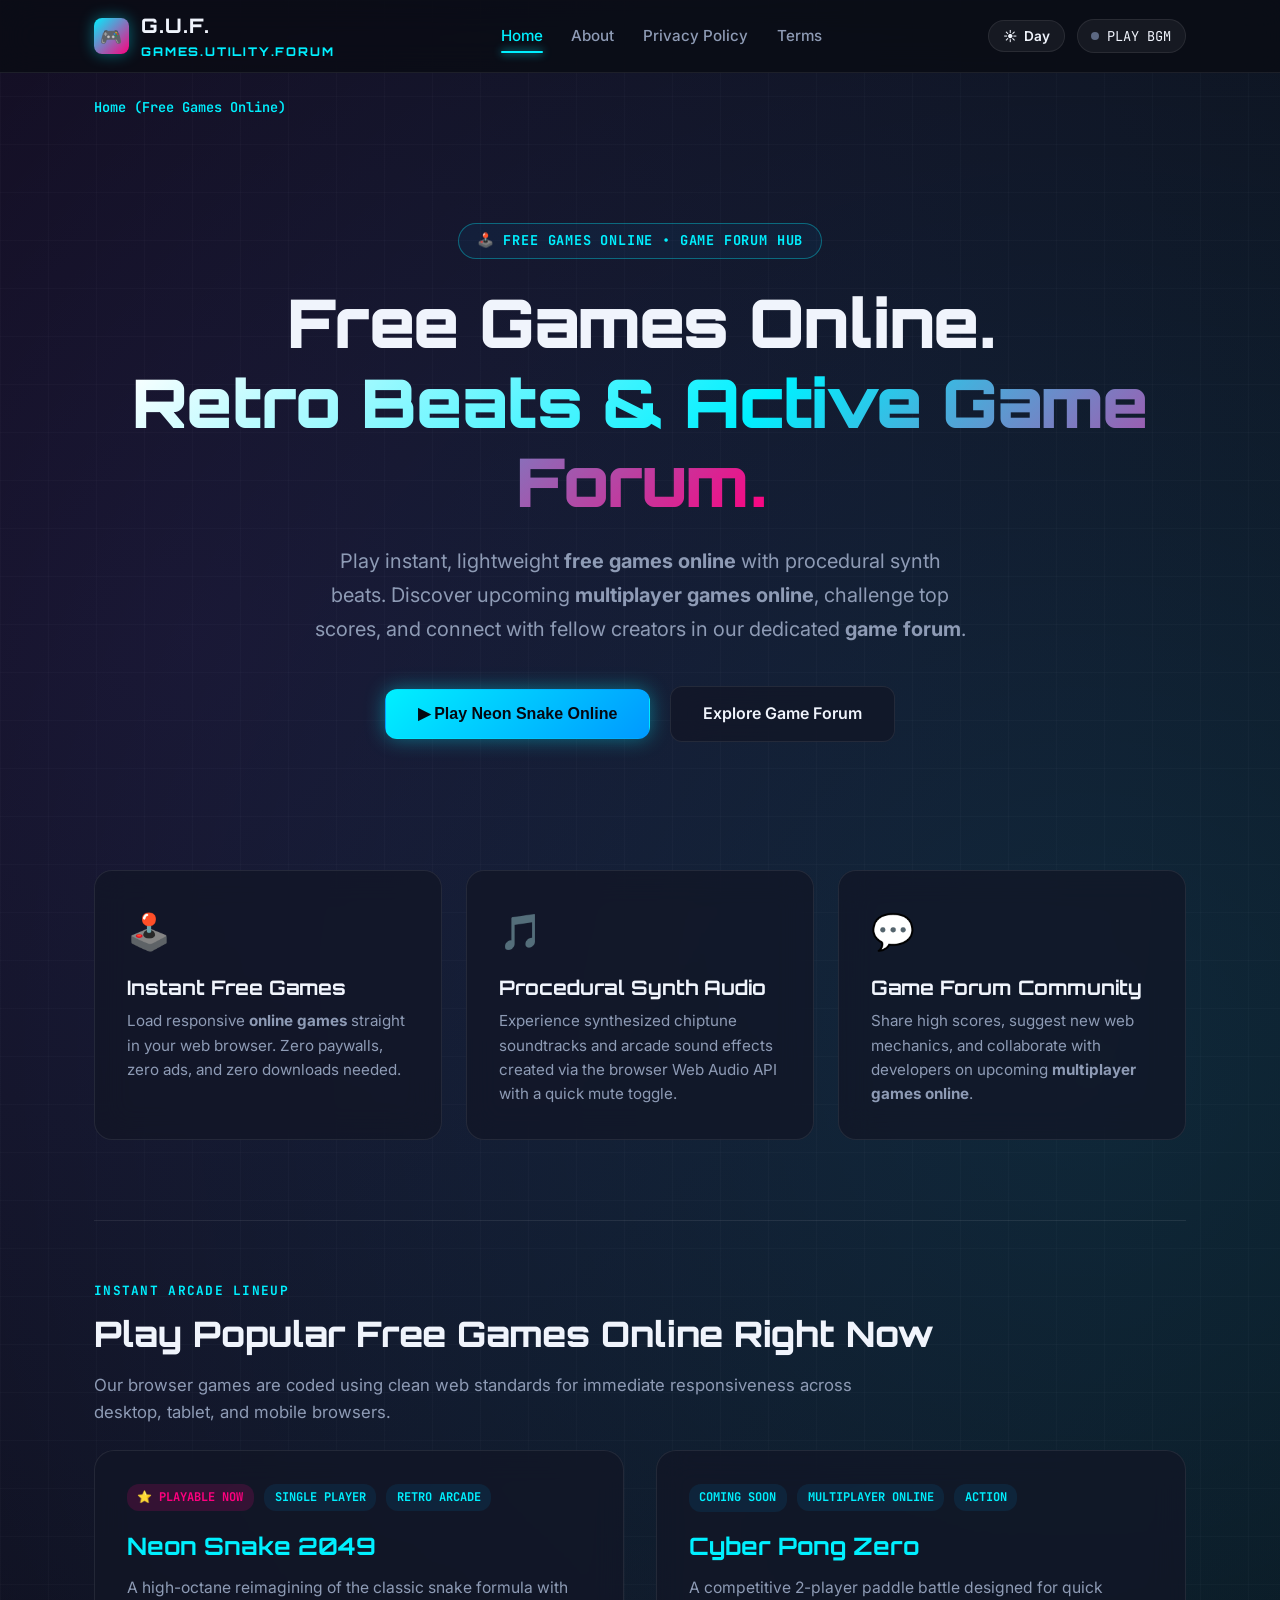
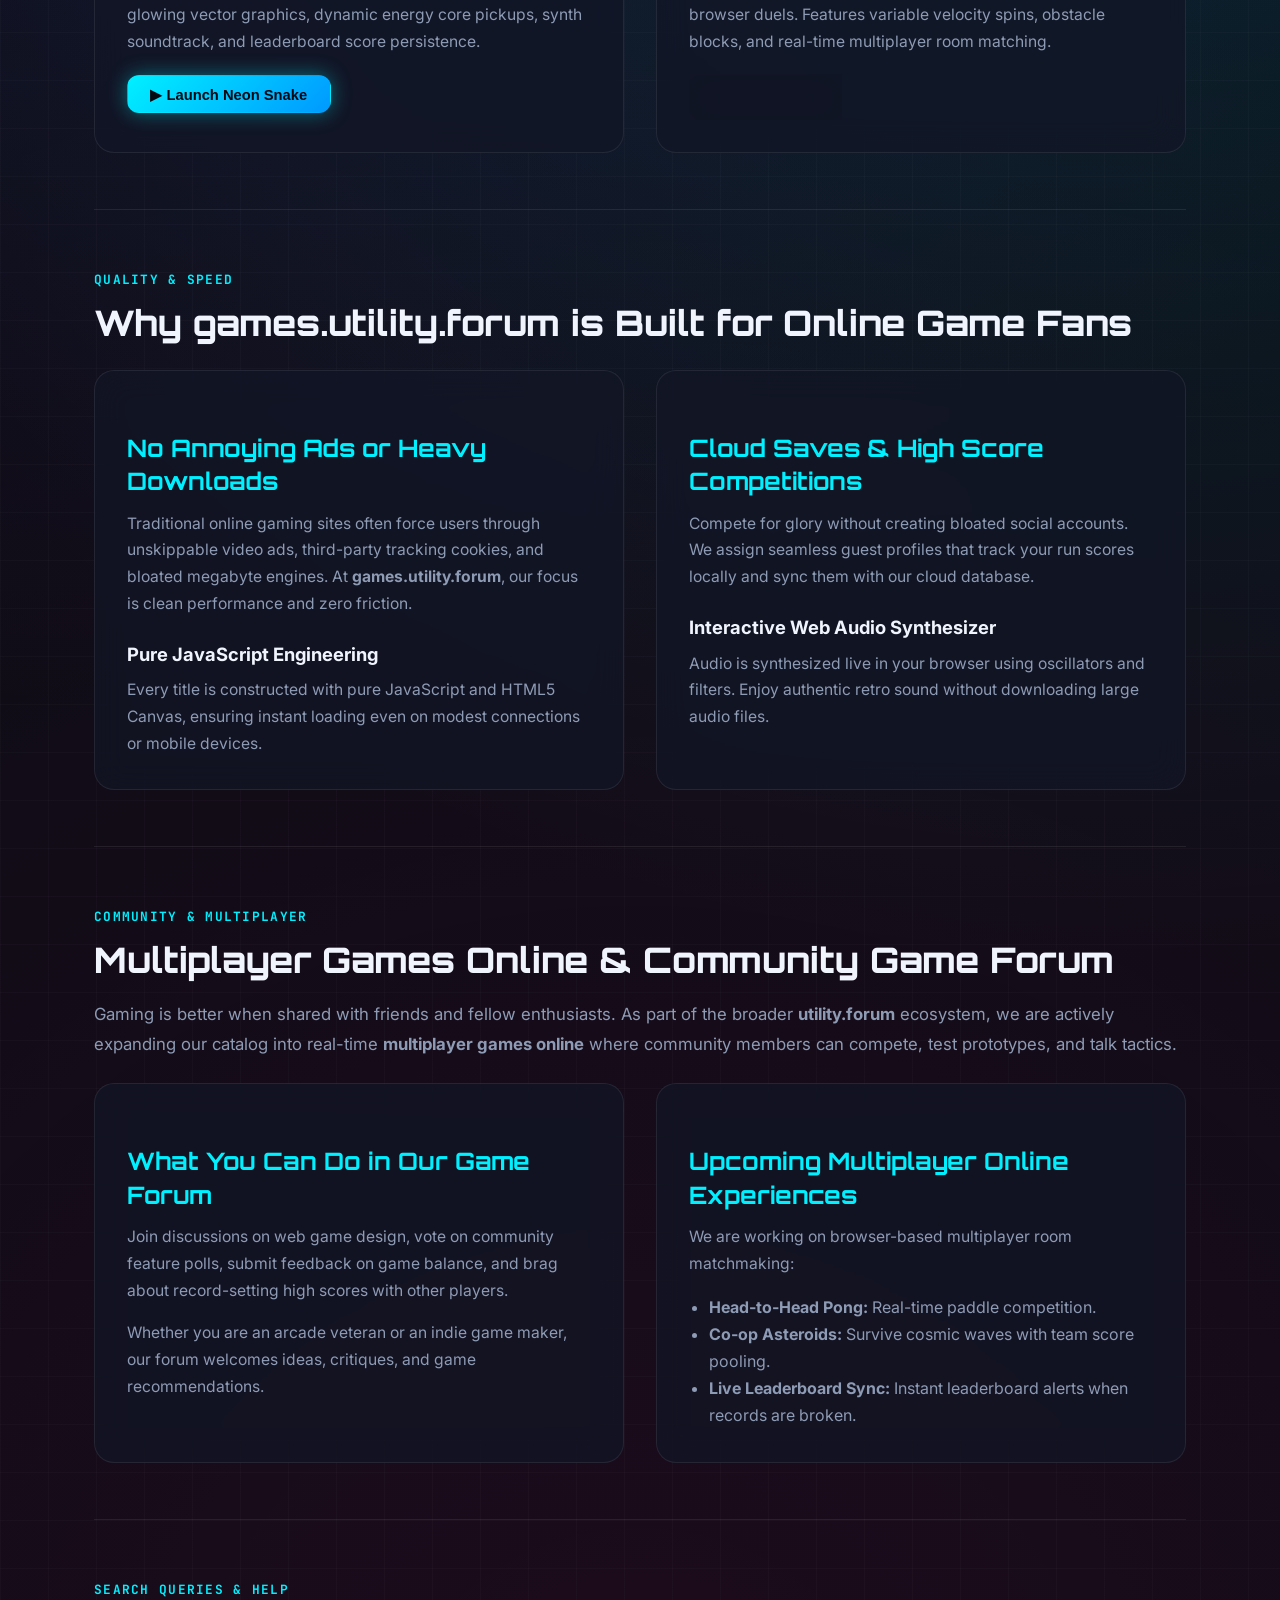
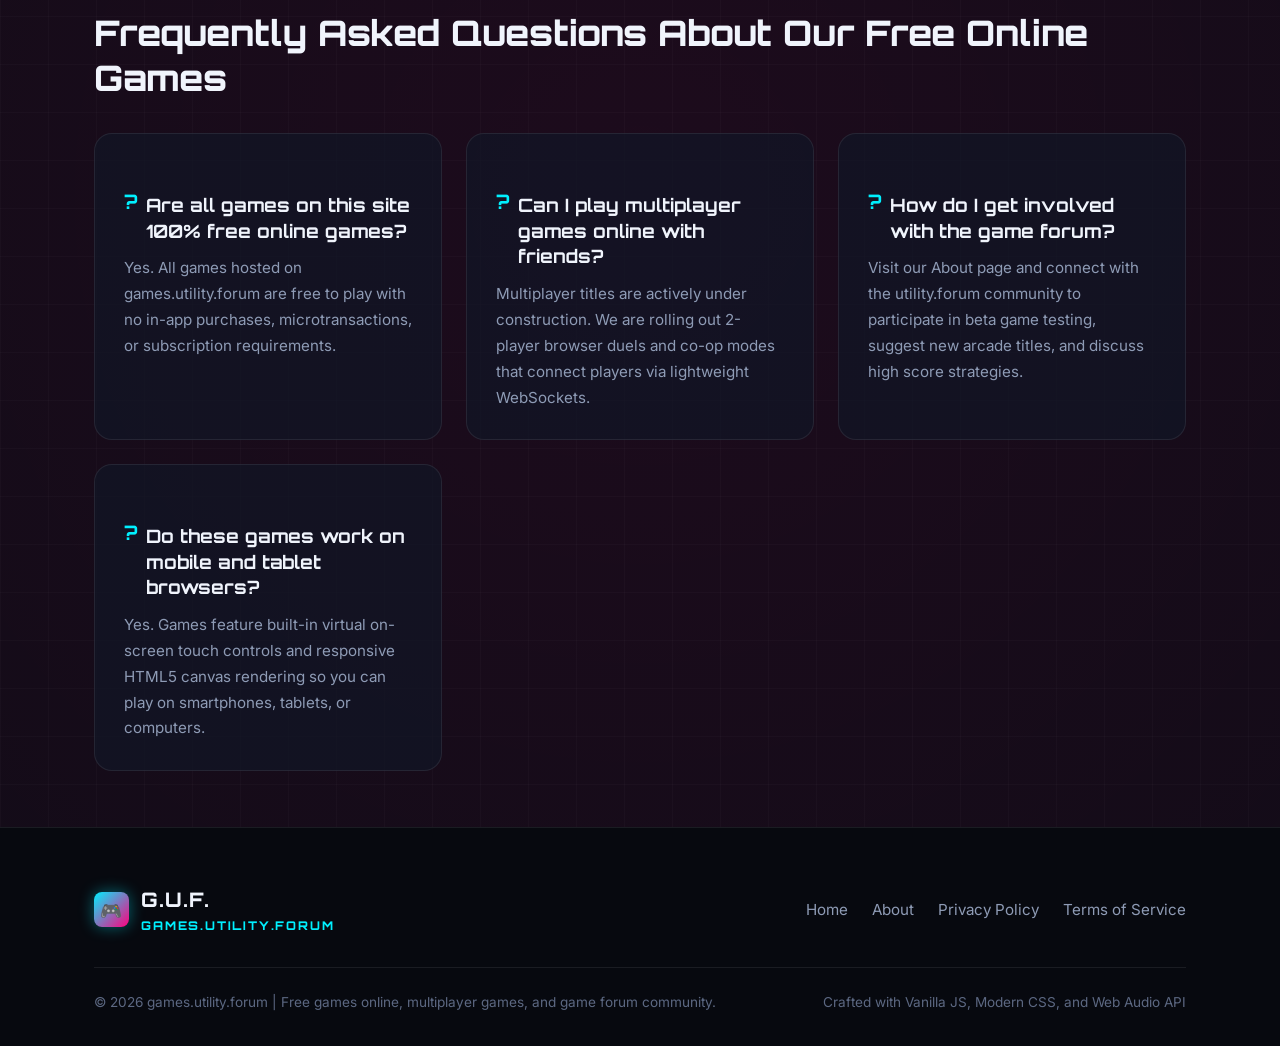
<file: index.html>
<!DOCTYPE html>
<html lang="en">
<head>
  <meta charset="UTF-8">
  <meta name="viewport" content="width=device-width, initial-scale=1.0">
  
  <!-- Primary SEO Meta Tags -->
  <title>Free Games Online | Play Browser Games & Game Forum</title>
  <meta name="title" content="Free Games Online | Play Browser Games & Game Forum">
  <meta name="description" content="Play free games online with retro music. Enjoy quick browser games, multiplayer games online, and join our indie game forum. No install required.">
  <meta name="keywords" content="free games online, multiplayer games online, online games, game forum, browser games, retro games, arcade games, web games, indie games">
  <meta name="author" content="games.utility.forum">
  <meta name="robots" content="index, follow, max-image-preview:large, max-snippet:-1, max-video-preview:-1">
  <link rel="canonical" href="https://games.utility.forum/">

  <!-- Open Graph / Facebook -->
  <meta property="og:type" content="website">
  <meta property="og:url" content="https://games.utility.forum/">
  <meta property="og:site_name" content="games.utility.forum">
  <meta property="og:title" content="Free Games Online | Play Browser Games & Game Forum">
  <meta property="og:description" content="Play free games online with retro music. Enjoy quick browser games, multiplayer games online, and join our indie game forum. No install required.">
  <meta property="og:locale" content="en_US">

  <!-- Twitter Card -->
  <meta name="twitter:card" content="summary_large_image">
  <meta name="twitter:url" content="https://games.utility.forum/">
  <meta name="twitter:title" content="Free Games Online | Play Browser Games & Game Forum">
  <meta name="twitter:description" content="Play free games online with retro music. Enjoy quick browser games, multiplayer games online, and join our indie game forum. No install required.">

  <!-- Performance & Fonts -->
  <link rel="preconnect" href="https://fonts.googleapis.com">
  <link rel="preconnect" href="https://fonts.gstatic.com" crossorigin>
  <link href="https://fonts.googleapis.com/css2?family=Inter:wght@400;500;600;700&family=Orbitron:wght@600;800;900&family=JetBrains+Mono:wght@500;700&display=swap" rel="stylesheet">
  <link rel="stylesheet" href="css/style.css">

  <!-- Schema.org Structured Data (WebSite, CommunityForum & FAQPage) -->
  <script type="application/ld+json">
  {
    "@context": "https://schema.org",
    "@graph": [
      {
        "@type": "WebSite",
        "@id": "https://games.utility.forum/#website",
        "url": "https://games.utility.forum/",
        "name": "games.utility.forum",
        "description": "Free games online portal featuring retro music, upcoming multiplayer games online, and community game forum discussions.",
        "inLanguage": "en-US"
      },
      {
        "@type": "FAQPage",
        "@id": "https://games.utility.forum/#faq",
        "mainEntity": [
          {
            "@type": "Question",
            "name": "Are all games on games.utility.forum 100% free online games?",
            "acceptedAnswer": {
              "@type": "Answer",
              "text": "Yes, every game hosted on games.utility.forum is completely free to play directly inside modern desktop and mobile web browsers without paywalls or required downloads."
            }
          },
          {
            "@type": "Question",
            "name": "Will there be multiplayer games online available?",
            "acceptedAnswer": {
              "@type": "Answer",
              "text": "Yes, real-time 2-player and co-op multiplayer games online such as Cyber Pong and arena challenges are currently in active development for the portal."
            }
          },
          {
            "@type": "Question",
            "name": "What is the game forum on utility.forum used for?",
            "acceptedAnswer": {
              "@type": "Answer",
              "text": "The game forum connects indie game creators and players to discuss high scores, share browser game development tips, suggest game mechanics, and test new releases."
            }
          },
          {
            "@type": "Question",
            "name": "Do I need to create an account to save high scores?",
            "acceptedAnswer": {
              "@type": "Answer",
              "text": "No account creation is required. Scores and progression are automatically preserved through anonymous local player profiles and cloud database synchronization."
            }
          }
        ]
      }
    ]
  }
  </script>
</head>
<body>

  <!-- Site Navigation Header -->
  <header class="site-header">
    <div class="container nav-container">
      <a href="index.html" class="brand-logo" id="homeBrandLink">
        <div class="brand-icon">🎮</div>
        <div>
          <span>G.U.F.</span>
          <span class="brand-subdomain">games.utility.forum</span>
        </div>
      </a>

      <nav aria-label="Main Navigation">
        <ul class="nav-links">
          <li><a href="index.html" class="nav-link active">Home</a></li>
          <li><a href="about.html" class="nav-link">About</a></li>
          <li><a href="privacy.html" class="nav-link">Privacy Policy</a></li>
          <li><a href="terms.html" class="nav-link">Terms</a></li>
        </ul>
      </nav>

      <div class="header-actions">
        <!-- Day / Night Theme Switcher -->
        <button id="themeToggleBtn" class="theme-toggle-btn" title="Toggle Day or Night Mode">
          <span id="themeStatusIcon">☀️</span>
          <span id="themeStatusText">Day</span>
        </button>

        <!-- Synth Audio HUD -->
        <button id="audioToggleBtn" class="audio-hud-btn" title="Toggle Synth Music">
          <span class="audio-pulse"></span>
          <span id="audioStatusText">PLAY BGM</span>
        </button>

        <!-- Mobile Menu Toggle -->
        <button class="btn-mobile-toggle" aria-label="Toggle navigation menu">☰</button>
      </div>
    </div>
  </header>

  <!-- Semantic Breadcrumbs for On-Page SEO -->
  <div class="container">
    <nav class="breadcrumbs" aria-label="Breadcrumbs">
      <ol>
        <li aria-current="page">Home (Free Games Online)</li>
      </ol>
    </nav>
  </div>

  <main id="mainContent">
    <!-- Hero Section with Primary H1 Search Target -->
    <section class="hero" aria-labelledby="primaryHeading">
      <div class="container">
        <div class="hero-badge">🕹️ FREE GAMES ONLINE • GAME FORUM HUB</div>
        <h1 id="primaryHeading" class="hero-title">
          Free Games Online.<br>
          <span class="gradient-text">Retro Beats & Active Game Forum.</span>
        </h1>
        <p class="hero-desc">
          Play instant, lightweight <strong>free games online</strong> with procedural synth beats. Discover upcoming <strong>multiplayer games online</strong>, challenge top scores, and connect with fellow creators in our dedicated <strong>game forum</strong>.
        </p>
        <div class="hero-cta">
          <button class="btn btn-primary" data-play-game="games/neon-snake/index.html" data-game-title="Neon Snake 2049">
            ▶ Play Neon Snake Online
          </button>
          <a href="about.html" class="btn btn-secondary">Explore Game Forum</a>
        </div>
      </div>
    </section>

    <!-- Core Value Feature Cards -->
    <div class="container">
      <section class="simple-features" aria-label="Platform Highlights">
        <div class="feature-box">
          <div class="feature-box-icon">🕹️</div>
          <h2 class="feature-box-title" style="margin-top:0;">Instant Free Games</h2>
          <p class="feature-box-desc">
            Load responsive <strong>online games</strong> straight in your web browser. Zero paywalls, zero ads, and zero downloads needed.
          </p>
        </div>

        <div class="feature-box">
          <div class="feature-box-icon">🎵</div>
          <h2 class="feature-box-title" style="margin-top:0;">Procedural Synth Audio</h2>
          <p class="feature-box-desc">
            Experience synthesized chiptune soundtracks and arcade sound effects created via the browser Web Audio API with a quick mute toggle.
          </p>
        </div>

        <div class="feature-box">
          <div class="feature-box-icon">💬</div>
          <h2 class="feature-box-title" style="margin-top:0;">Game Forum Community</h2>
          <p class="feature-box-desc">
            Share high scores, suggest new web mechanics, and collaborate with developers on upcoming <strong>multiplayer games online</strong>.
          </p>
        </div>
      </section>

      <!-- Section 1: Playable Free Online Games Showcase -->
      <section class="seo-section" aria-labelledby="headingGamesCatalog">
        <span class="section-tag">Instant Arcade Lineup</span>
        <h2 id="headingGamesCatalog" style="margin-top:0;">Play Popular Free Games Online Right Now</h2>
        <p style="color:var(--text-muted); font-size:1.05rem; max-width:760px; margin-bottom:1.5rem;">
          Our browser games are coded using clean web standards for immediate responsiveness across desktop, tablet, and mobile browsers.
        </p>

        <div class="seo-grid-2">
          <!-- Game Highlight 1 -->
          <article class="seo-card">
            <span class="badge-pill hot">⭐ PLAYABLE NOW</span>
            <span class="badge-pill">SINGLE PLAYER</span>
            <span class="badge-pill">RETRO ARCADE</span>
            <h3 style="margin-top:0.75rem;">Neon Snake 2049</h3>
            <p>
              A high-octane reimagining of the classic snake formula with glowing vector graphics, dynamic energy core pickups, synth soundtrack, and leaderboard score persistence.
            </p>
            <div style="margin-top:1.25rem;">
              <button class="btn btn-primary" style="padding:0.6rem 1.4rem; font-size:0.92rem;" data-play-game="games/neon-snake/index.html" data-game-title="Neon Snake 2049">
                ▶ Launch Neon Snake
              </button>
            </div>
          </article>

          <!-- Game Highlight 2 -->
          <article class="seo-card">
            <span class="badge-pill">COMING SOON</span>
            <span class="badge-pill">MULTIPLAYER ONLINE</span>
            <span class="badge-pill">ACTION</span>
            <h3 style="margin-top:0.75rem;">Cyber Pong Zero</h3>
            <p>
              A competitive 2-player paddle battle designed for quick browser duels. Features variable velocity spins, obstacle blocks, and real-time multiplayer room matching.
            </p>
            <div style="margin-top:1.25rem;">
              <a href="about.html#roadmap" class="btn btn-secondary" style="padding:0.6rem 1.4rem; font-size:0.92rem;">
                View Roadmap
              </a>
            </div>
          </article>
        </div>
      </section>

      <!-- Section 2: Why Play Online Games on games.utility.forum -->
      <section class="seo-section" aria-labelledby="headingWhyUs">
        <span class="section-tag">Quality & Speed</span>
        <h2 id="headingWhyUs" style="margin-top:0;">Why games.utility.forum is Built for Online Game Fans</h2>
        
        <div class="seo-grid-2">
          <div class="seo-card">
            <h3>No Annoying Ads or Heavy Downloads</h3>
            <p>
              Traditional online gaming sites often force users through unskippable video ads, third-party tracking cookies, and bloated megabyte engines. At <strong>games.utility.forum</strong>, our focus is clean performance and zero friction.
            </p>
            <h4>Pure JavaScript Engineering</h4>
            <p>
              Every title is constructed with pure JavaScript and HTML5 Canvas, ensuring instant loading even on modest connections or mobile devices.
            </p>
          </div>

          <div class="seo-card">
            <h3>Cloud Saves & High Score Competitions</h3>
            <p>
              Compete for glory without creating bloated social accounts. We assign seamless guest profiles that track your run scores locally and sync them with our cloud database.
            </p>
            <h4>Interactive Web Audio Synthesizer</h4>
            <p>
              Audio is synthesized live in your browser using oscillators and filters. Enjoy authentic retro sound without downloading large audio files.
            </p>
          </div>
        </div>
      </section>

      <!-- Section 3: Multiplayer Games Online & Game Forum Integration -->
      <section class="seo-section" aria-labelledby="headingCommunity">
        <span class="section-tag">Community & Multiplayer</span>
        <h2 id="headingCommunity" style="margin-top:0;">Multiplayer Games Online & Community Game Forum</h2>
        <p style="color:var(--text-muted); font-size:1.05rem; line-height:1.8; margin-bottom:1.25rem;">
          Gaming is better when shared with friends and fellow enthusiasts. As part of the broader <strong>utility.forum</strong> ecosystem, we are actively expanding our catalog into real-time <strong>multiplayer games online</strong> where community members can compete, test prototypes, and talk tactics.
        </p>

        <div class="seo-grid-2">
          <div class="seo-card">
            <h3>What You Can Do in Our Game Forum</h3>
            <p>
              Join discussions on web game design, vote on community feature polls, submit feedback on game balance, and brag about record-setting high scores with other players.
            </p>
            <p>
              Whether you are an arcade veteran or an indie game maker, our forum welcomes ideas, critiques, and game recommendations.
            </p>
          </div>

          <div class="seo-card">
            <h3>Upcoming Multiplayer Online Experiences</h3>
            <p>
              We are working on browser-based multiplayer room matchmaking:
            </p>
            <ul style="color:var(--text-muted); margin-left:1.25rem; line-height:1.7;">
              <li><strong>Head-to-Head Pong:</strong> Real-time paddle competition.</li>
              <li><strong>Co-op Asteroids:</strong> Survive cosmic waves with team score pooling.</li>
              <li><strong>Live Leaderboard Sync:</strong> Instant leaderboard alerts when records are broken.</li>
            </ul>
          </div>
        </div>
      </section>

      <!-- Section 4: Frequently Asked Questions (FAQ) with Schema Backing -->
      <section class="seo-section" aria-labelledby="headingFaq">
        <span class="section-tag">Search Queries & Help</span>
        <h2 id="headingFaq" style="margin-top:0;">Frequently Asked Questions About Our Free Online Games</h2>

        <div class="faq-grid">
          <div class="faq-card">
            <h3 class="faq-q">
              <span class="faq-q-icon">?</span>
              Are all games on this site 100% free online games?
            </h3>
            <p class="faq-a">
              Yes. All games hosted on games.utility.forum are free to play with no in-app purchases, microtransactions, or subscription requirements.
            </p>
          </div>

          <div class="faq-card">
            <h3 class="faq-q">
              <span class="faq-q-icon">?</span>
              Can I play multiplayer games online with friends?
            </h3>
            <p class="faq-a">
              Multiplayer titles are actively under construction. We are rolling out 2-player browser duels and co-op modes that connect players via lightweight WebSockets.
            </p>
          </div>

          <div class="faq-card">
            <h3 class="faq-q">
              <span class="faq-q-icon">?</span>
              How do I get involved with the game forum?
            </h3>
            <p class="faq-a">
              Visit our About page and connect with the utility.forum community to participate in beta game testing, suggest new arcade titles, and discuss high score strategies.
            </p>
          </div>

          <div class="faq-card">
            <h3 class="faq-q">
              <span class="faq-q-icon">?</span>
              Do these games work on mobile and tablet browsers?
            </h3>
            <p class="faq-a">
              Yes. Games feature built-in virtual on-screen touch controls and responsive HTML5 canvas rendering so you can play on smartphones, tablets, or computers.
            </p>
          </div>
        </div>
      </section>
    </div>
  </main>

  <!-- Interactive Game Modal (for quick play) -->
  <div id="gameModal" class="modal-overlay" role="dialog" aria-modal="true" aria-labelledby="modalGameTitle">
    <div class="modal-box">
      <div class="modal-header">
        <h2 id="modalGameTitle" class="modal-title" style="margin:0; font-size:1.25rem;">Game Arena</h2>
        <button id="closeModalBtn" class="modal-close" aria-label="Close game modal">✕</button>
      </div>
      <div class="modal-iframe-container">
        <iframe id="gameIframe" title="Interactive Game Player" src="about:blank"></iframe>
      </div>
    </div>
  </div>

  <!-- Site Footer -->
  <footer class="site-footer">
    <div class="container">
      <div class="footer-simple">
        <div class="brand-logo">
          <div class="brand-icon">🎮</div>
          <div>
            <span>G.U.F.</span>
            <span class="brand-subdomain">games.utility.forum</span>
          </div>
        </div>

        <ul class="footer-nav">
          <li><a href="index.html">Home</a></li>
          <li><a href="about.html">About</a></li>
          <li><a href="privacy.html">Privacy Policy</a></li>
          <li><a href="terms.html">Terms of Service</a></li>
        </ul>
      </div>

      <div class="footer-bottom">
        <div>© 2026 games.utility.forum | Free games online, multiplayer games, and game forum community.</div>
        <div>Crafted with Vanilla JS, Modern CSS, and Web Audio API</div>
      </div>
    </div>
  </footer>

  <!-- Scripts -->
  <script src="js/audio.js"></script>
  <script src="js/supabase-client.js"></script>
  <script src="js/main.js"></script>
</body>
</html>
</file>
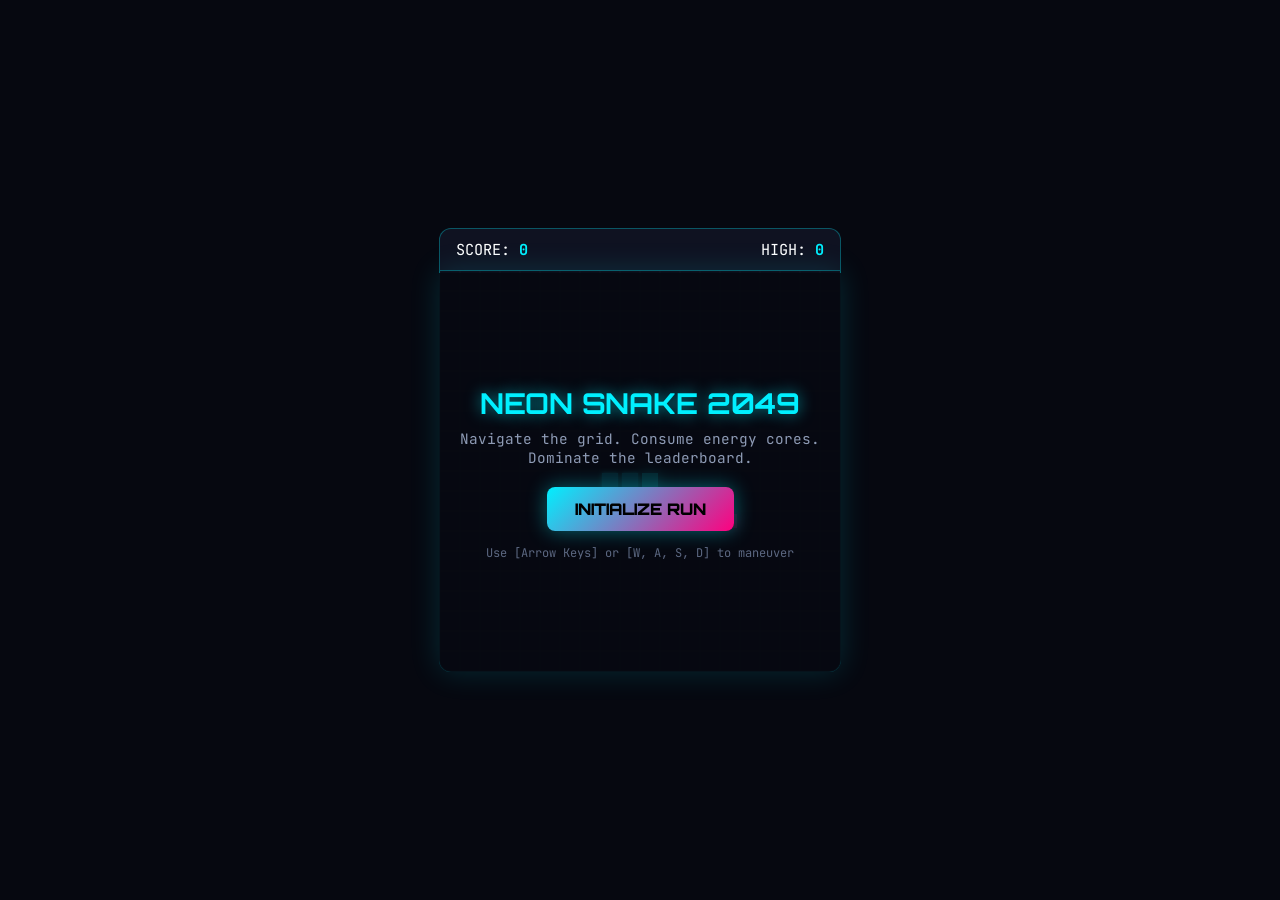
<file: games/neon-snake/index.html>
<!DOCTYPE html>
<html lang="en">
<head>
  <meta charset="UTF-8">
  <meta name="viewport" content="width=device-width, initial-scale=1.0, maximum-scale=1.0, user-scalable=no">
  <!-- Primary SEO Meta Tags -->
  <title>Neon Snake Online | Play Free Arcade Game with Music</title>
  <meta name="title" content="Neon Snake Online | Play Free Arcade Game with Music">
  <meta name="description" content="Play Neon Snake 2049, a fast free game online with retro synth music. Eat energy cores, dodge walls, and climb the high score leaderboard now.">
  <meta name="keywords" content="neon snake, free games online, arcade snake game, retro games online, browser games, online games">
  <meta name="author" content="games.utility.forum">
  <meta name="robots" content="index, follow, max-image-preview:large, max-snippet:-1, max-video-preview:-1">
  <link rel="canonical" href="https://games.utility.forum/games/neon-snake/">

  <!-- Open Graph / Facebook -->
  <meta property="og:type" content="game">
  <meta property="og:url" content="https://games.utility.forum/games/neon-snake/">
  <meta property="og:site_name" content="games.utility.forum">
  <meta property="og:title" content="Neon Snake Online | Play Free Arcade Game with Music">
  <meta property="og:description" content="Play Neon Snake 2049, a fast free game online with retro synth music. Eat energy cores, dodge walls, and climb the high score leaderboard now.">
  <meta property="og:locale" content="en_US">

  <!-- Twitter Card -->
  <meta name="twitter:card" content="summary_large_image">
  <meta name="twitter:url" content="https://games.utility.forum/games/neon-snake/">
  <meta name="twitter:title" content="Neon Snake Online | Play Free Arcade Game with Music">
  <meta name="twitter:description" content="Play Neon Snake 2049, a fast free game online with retro synth music. Eat energy cores, dodge walls, and climb the high score leaderboard now.">

  <!-- Schema.org VideoGame Structured Data -->
  <script type="application/ld+json">
  {
    "@context": "https://schema.org",
    "@type": "VideoGame",
    "name": "Neon Snake 2049",
    "description": "A futuristic neon vector arcade snake game with retro synth sound effects, combo mechanics, and leaderboard score saving.",
    "genre": ["Arcade", "Retro", "Action"],
    "gamePlatform": ["Web Browser", "HTML5"],
    "applicationCategory": "Game",
    "operatingSystem": "Any",
    "url": "https://games.utility.forum/games/neon-snake/",
    "inLanguage": "en-US",
    "offers": {
      "@type": "Offer",
      "price": "0",
      "priceCurrency": "USD"
    }
  }
  </script>

  <link rel="preconnect" href="https://fonts.googleapis.com">
  <link rel="preconnect" href="https://fonts.gstatic.com" crossorigin>
  <link href="https://fonts.googleapis.com/css2?family=Orbitron:wght@500;700;900&family=JetBrains+Mono:wght@400;700&display=swap" rel="stylesheet">
  <style>
    * { box-sizing: border-box; margin: 0; padding: 0; user-select: none; }
    body {
      background: #060810;
      color: #fff;
      font-family: 'Orbitron', sans-serif;
      overflow: hidden;
      display: flex;
      flex-direction: column;
      align-items: center;
      justify-content: center;
      min-height: 100vh;
      touch-action: none;
    }
    #gameContainer {
      position: relative;
      display: flex;
      flex-direction: column;
      align-items: center;
    }
    .hud {
      display: flex;
      justify-content: space-between;
      width: 100%;
      max-width: 440px;
      padding: 10px 16px;
      background: rgba(18, 22, 38, 0.8);
      border: 1px solid rgba(0, 240, 255, 0.3);
      border-radius: 12px 12px 0 0;
      font-family: 'JetBrains Mono', monospace;
      font-size: 0.95rem;
    }
    .hud span { color: #00f0ff; font-weight: bold; }
    canvas {
      background: #090c18;
      border: 1px solid rgba(0, 240, 255, 0.4);
      border-top: none;
      border-radius: 0 0 12px 12px;
      box-shadow: 0 0 30px rgba(0, 240, 255, 0.15);
      image-rendering: pixelated;
    }
    .overlay {
      position: absolute;
      inset: 45px 0 0 0;
      background: rgba(6, 8, 16, 0.88);
      display: flex;
      flex-direction: column;
      align-items: center;
      justify-content: center;
      border-radius: 0 0 12px 12px;
      text-align: center;
      padding: 20px;
    }
    .overlay h1 {
      font-size: 1.8rem;
      color: #00f0ff;
      text-shadow: 0 0 15px rgba(0,240,255,0.6);
      margin-bottom: 8px;
    }
    .overlay p {
      font-family: 'JetBrains Mono', monospace;
      font-size: 0.9rem;
      color: #8e9bb5;
      margin-bottom: 20px;
    }
    .btn-start {
      background: linear-gradient(135deg, #00f0ff, #ff007f);
      border: none;
      color: #000;
      font-family: 'Orbitron', sans-serif;
      font-weight: 900;
      padding: 12px 28px;
      border-radius: 8px;
      font-size: 1rem;
      cursor: pointer;
      box-shadow: 0 0 20px rgba(0, 240, 255, 0.4);
      transition: transform 0.15s;
    }
    .btn-start:hover { transform: scale(1.05); }
    .controls-hint {
      margin-top: 14px;
      font-family: 'JetBrains Mono', monospace;
      font-size: 0.75rem;
      color: #5c6882;
    }
    /* Virtual D-pad for mobile */
    .mobile-controls {
      display: none;
      margin-top: 12px;
      grid-template-columns: repeat(3, 56px);
      grid-template-rows: repeat(2, 56px);
      gap: 6px;
    }
    @media (hover: none) and (pointer: coarse) {
      .mobile-controls { display: grid; }
    }
    .dpad-btn {
      background: rgba(255, 255, 255, 0.08);
      border: 1px solid rgba(0, 240, 255, 0.3);
      color: #00f0ff;
      border-radius: 10px;
      font-size: 1.2rem;
      display: flex;
      align-items: center;
      justify-content: center;
      cursor: pointer;
    }
    .dpad-btn:active { background: rgba(0, 240, 255, 0.3); }
  </style>
</head>
<body>

  <div id="gameContainer">
    <div class="hud">
      <div>SCORE: <span id="scoreVal">0</span></div>
      <div>HIGH: <span id="highVal">0</span></div>
    </div>
    <canvas id="gameCanvas" width="400" height="400"></canvas>

    <div id="startOverlay" class="overlay">
      <h1>NEON SNAKE 2049</h1>
      <p>Navigate the grid. Consume energy cores. Dominate the leaderboard.</p>
      <button id="startBtn" class="btn-start">INITIALIZE RUN</button>
      <div class="controls-hint">Use [Arrow Keys] or [W, A, S, D] to maneuver</div>
    </div>

    <!-- On-screen mobile controls -->
    <div class="mobile-controls">
      <div></div>
      <button class="dpad-btn" id="btnUp">▲</button>
      <div></div>
      <button class="dpad-btn" id="btnLeft">◄</button>
      <button class="dpad-btn" id="btnDown">▼</button>
      <button class="dpad-btn" id="btnRight">►</button>
    </div>
  </div>

  <script src="../../js/audio.js"></script>
  <script src="../../js/supabase-client.js"></script>
  <script>
    const canvas = document.getElementById('gameCanvas');
    const ctx = canvas.getContext('2d');
    const scoreVal = document.getElementById('scoreVal');
    const highVal = document.getElementById('highVal');
    const startOverlay = document.getElementById('startOverlay');
    const startBtn = document.getElementById('startBtn');

    const GRID_SIZE = 20;
    const TILE_COUNT = canvas.width / GRID_SIZE;

    let snake = [];
    let velocity = { x: 0, y: 0 };
    let food = { x: 0, y: 0 };
    let score = 0;
    let highScore = parseInt(localStorage.getItem('guf_snake_high') || '0', 10);
    highVal.textContent = highScore;

    let gameLoop = null;
    let isRunning = false;
    let nextMoveQueue = [];

    function resetGame() {
      snake = [
        { x: 10, y: 10 },
        { x: 9, y: 10 },
        { x: 8, y: 10 }
      ];
      velocity = { x: 1, y: 0 };
      nextMoveQueue = [];
      score = 0;
      scoreVal.textContent = score;
      placeFood();
    }

    function placeFood() {
      food.x = Math.floor(Math.random() * TILE_COUNT);
      food.y = Math.floor(Math.random() * TILE_COUNT);
      // Ensure food doesn't spawn on snake
      for (let segment of snake) {
        if (segment.x === food.x && segment.y === food.y) {
          return placeFood();
        }
      }
    }

    function update() {
      if (!isRunning) return;

      if (nextMoveQueue.length > 0) {
        const next = nextMoveQueue.shift();
        // Prevent 180 reverse
        if (next.x !== -velocity.x || next.y !== -velocity.y) {
          velocity = next;
        }
      }

      const head = { x: snake[0].x + velocity.x, y: snake[0].y + velocity.y };

      // Wall collision
      if (head.x < 0 || head.x >= TILE_COUNT || head.y < 0 || head.y >= TILE_COUNT) {
        return gameOver();
      }

      // Self collision
      for (let part of snake) {
        if (head.x === part.x && head.y === part.y) {
          return gameOver();
        }
      }

      snake.unshift(head);

      // Check food pickup
      if (head.x === food.x && head.y === food.y) {
        score += 10;
        scoreVal.textContent = score;
        if (window.gufAudio) window.gufAudio.playCoin();
        placeFood();
      } else {
        snake.pop();
      }

      draw();
    }

    function draw() {
      // Clear with trail fade
      ctx.fillStyle = '#090c18';
      ctx.fillRect(0, 0, canvas.width, canvas.height);

      // Draw subtle grid
      ctx.strokeStyle = 'rgba(255, 255, 255, 0.03)';
      ctx.lineWidth = 1;
      for (let i = 0; i <= canvas.width; i += GRID_SIZE) {
        ctx.beginPath(); ctx.moveTo(i, 0); ctx.lineTo(i, canvas.height); ctx.stroke();
        ctx.beginPath(); ctx.moveTo(0, i); ctx.lineTo(canvas.width, i); ctx.stroke();
      }

      // Draw food (pulsing neon magenta core)
      ctx.fillStyle = '#ff007f';
      ctx.shadowColor = '#ff007f';
      ctx.shadowBlur = 12;
      ctx.fillRect(food.x * GRID_SIZE + 3, food.y * GRID_SIZE + 3, GRID_SIZE - 6, GRID_SIZE - 6);

      // Draw snake
      snake.forEach((part, index) => {
        if (index === 0) {
          ctx.fillStyle = '#00f0ff';
          ctx.shadowColor = '#00f0ff';
          ctx.shadowBlur = 15;
        } else {
          ctx.fillStyle = '#00b4d8';
          ctx.shadowBlur = 4;
        }
        ctx.fillRect(part.x * GRID_SIZE + 2, part.y * GRID_SIZE + 2, GRID_SIZE - 4, GRID_SIZE - 4);
      });

      ctx.shadowBlur = 0; // Reset
    }

    function gameOver() {
      isRunning = false;
      clearInterval(gameLoop);
      if (window.gufAudio) window.gufAudio.playGameOver();

      if (score > highScore) {
        highScore = score;
        localStorage.setItem('guf_snake_high', highScore);
        highVal.textContent = highScore;
      }

      // Record to Supabase / Local storage
      if (window.gufStorage) {
        window.gufStorage.submitScore('neon-snake', score);
      }

      startOverlay.innerHTML = `
        <h1 style="color:#ff007f;">RUN TERMINATED</h1>
        <p>FINAL SCORE: ${score} PTS | BEST: ${highScore} PTS</p>
        <button id="startBtn" class="btn-start">RETRY</button>
      `;
      startOverlay.style.display = 'flex';
      document.getElementById('startBtn').addEventListener('click', startGame);
    }

    function startGame() {
      resetGame();
      startOverlay.style.display = 'none';
      isRunning = true;
      if (window.gufAudio) window.gufAudio.initContext();
      clearInterval(gameLoop);
      gameLoop = setInterval(update, 110);
    }

    startBtn.addEventListener('click', startGame);

    // Controls
    window.addEventListener('keydown', (e) => {
      switch (e.key) {
        case 'ArrowUp':
        case 'w':
        case 'W':
          if (velocity.y === 0) nextMoveQueue.push({ x: 0, y: -1 });
          break;
        case 'ArrowDown':
        case 's':
        case 'S':
          if (velocity.y === 0) nextMoveQueue.push({ x: 0, y: 1 });
          break;
        case 'ArrowLeft':
        case 'a':
        case 'A':
          if (velocity.x === 0) nextMoveQueue.push({ x: -1, y: 0 });
          break;
        case 'ArrowRight':
        case 'd':
        case 'D':
          if (velocity.x === 0) nextMoveQueue.push({ x: 1, y: 0 });
          break;
      }
    });

    // Touch D-Pad
    document.getElementById('btnUp').addEventListener('touchstart', (e) => { e.preventDefault(); if (velocity.y === 0) nextMoveQueue.push({ x: 0, y: -1 }); });
    document.getElementById('btnDown').addEventListener('touchstart', (e) => { e.preventDefault(); if (velocity.y === 0) nextMoveQueue.push({ x: 0, y: 1 }); });
    document.getElementById('btnLeft').addEventListener('touchstart', (e) => { e.preventDefault(); if (velocity.x === 0) nextMoveQueue.push({ x: -1, y: 0 }); });
    document.getElementById('btnRight').addEventListener('touchstart', (e) => { e.preventDefault(); if (velocity.x === 0) nextMoveQueue.push({ x: 1, y: 0 }); });
    document.getElementById('btnUp').addEventListener('click', () => { if (velocity.y === 0) nextMoveQueue.push({ x: 0, y: -1 }); });
    document.getElementById('btnDown').addEventListener('click', () => { if (velocity.y === 0) nextMoveQueue.push({ x: 0, y: 1 }); });
    document.getElementById('btnLeft').addEventListener('click', () => { if (velocity.x === 0) nextMoveQueue.push({ x: -1, y: 0 }); });
    document.getElementById('btnRight').addEventListener('click', () => { if (velocity.x === 0) nextMoveQueue.push({ x: 1, y: 0 }); });

    // Initial render
    resetGame();
    draw();
  </script>
</body>
</html>
</file>
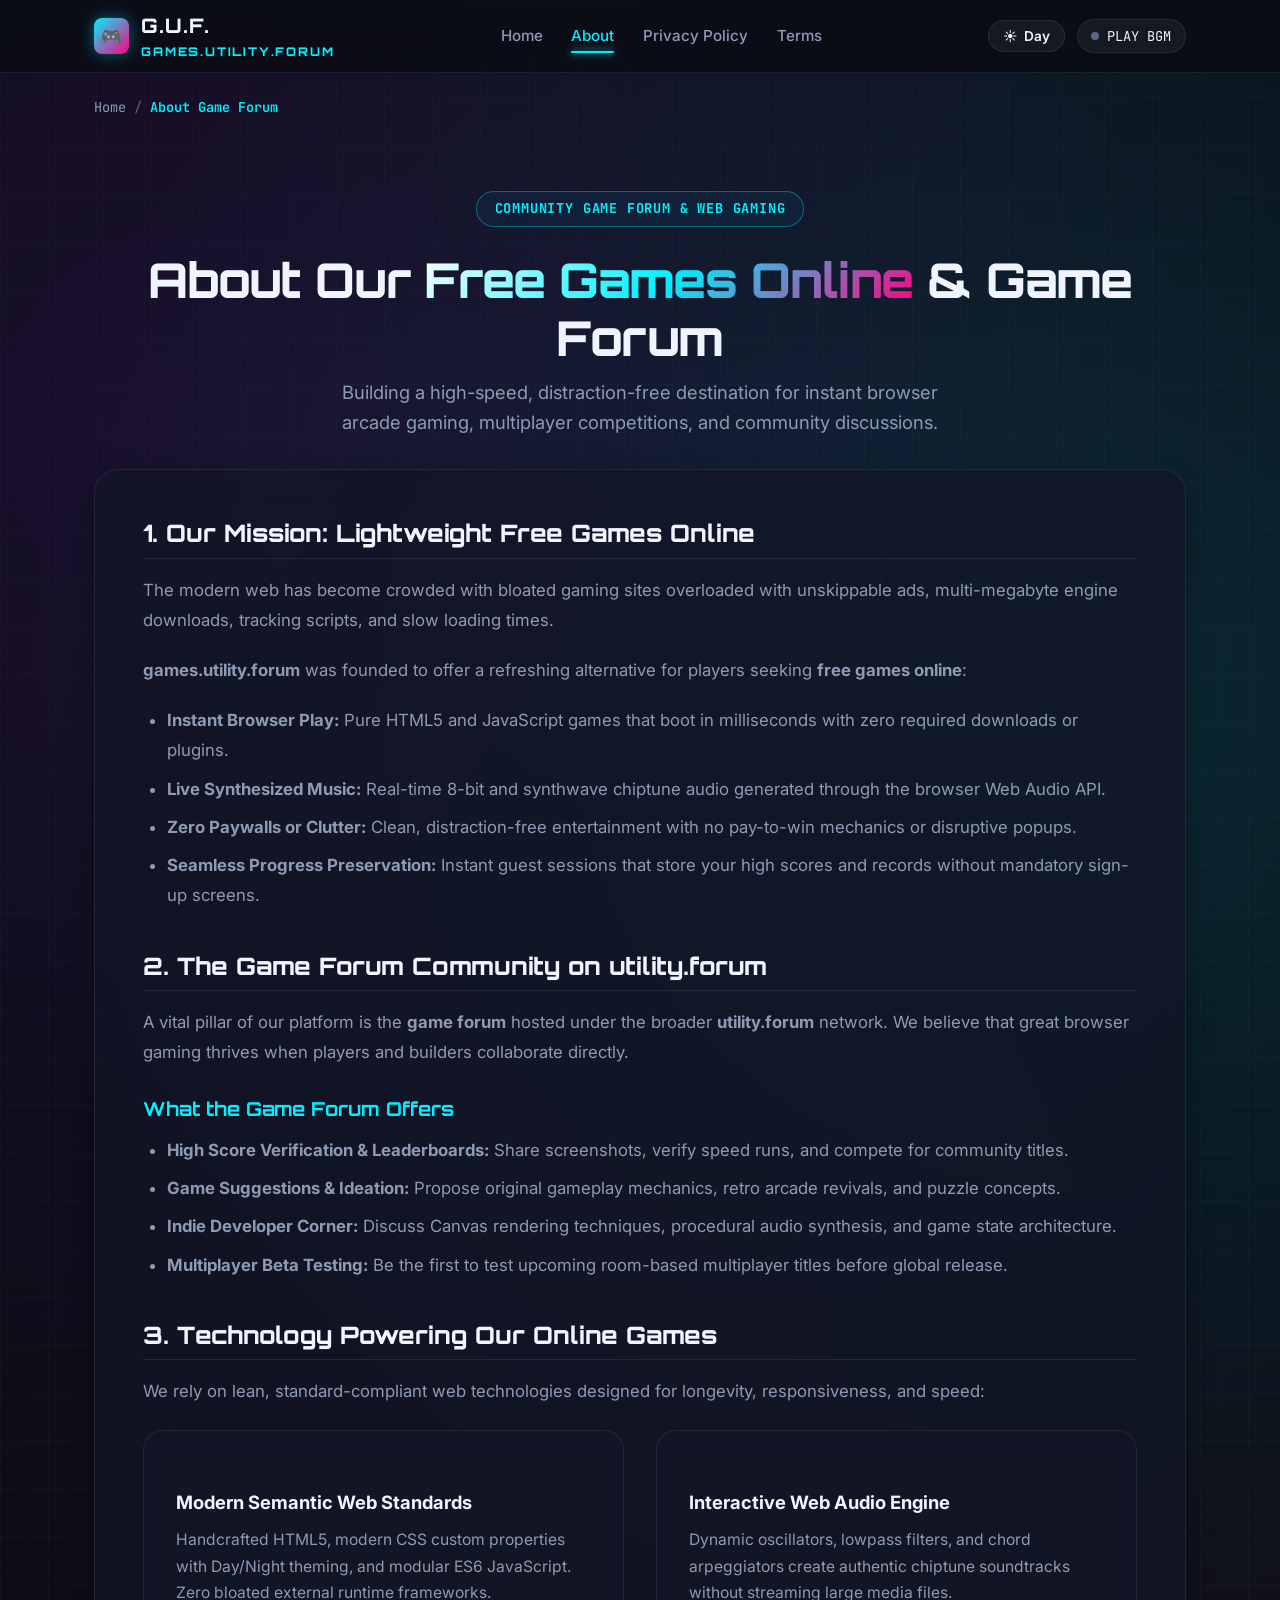
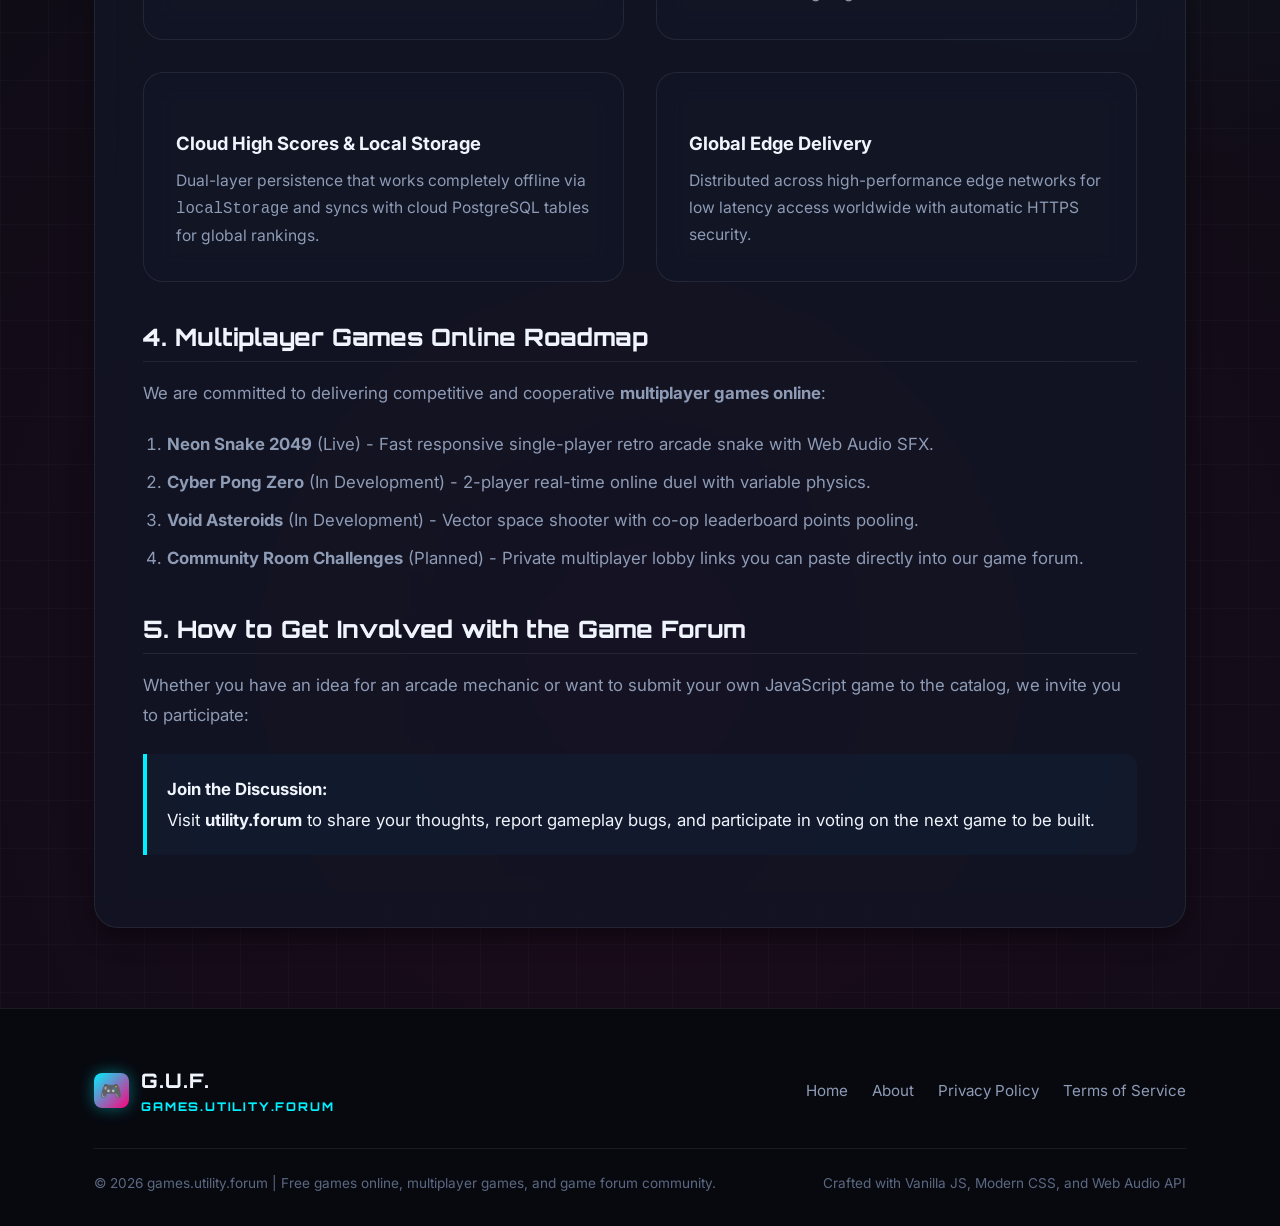
<file: about.html>
<!DOCTYPE html>
<html lang="en">
<head>
  <meta charset="UTF-8">
  <meta name="viewport" content="width=device-width, initial-scale=1.0">

  <!-- Primary SEO Meta Tags -->
  <title>About Game Forum & Online Games | games.utility.forum</title>
  <meta name="title" content="About Game Forum & Online Games | games.utility.forum">
  <meta name="description" content="Discover our indie game forum and free games online platform. Learn how we build lightweight browser games, multiplayer games online, and gaming tools.">
  <meta name="keywords" content="game forum, free games online, multiplayer games online, online games, indie games, browser games, web gaming community">
  <meta name="author" content="games.utility.forum">
  <meta name="robots" content="index, follow, max-image-preview:large, max-snippet:-1, max-video-preview:-1">
  <link rel="canonical" href="https://games.utility.forum/about.html">

  <!-- Open Graph / Facebook -->
  <meta property="og:type" content="article">
  <meta property="og:url" content="https://games.utility.forum/about.html">
  <meta property="og:site_name" content="games.utility.forum">
  <meta property="og:title" content="About Game Forum & Online Games | games.utility.forum">
  <meta property="og:description" content="Discover our indie game forum and free games online platform. Learn how we build lightweight browser games, multiplayer games online, and gaming tools.">
  <meta property="og:locale" content="en_US">

  <!-- Twitter Card -->
  <meta name="twitter:card" content="summary_large_image">
  <meta name="twitter:url" content="https://games.utility.forum/about.html">
  <meta name="twitter:title" content="About Game Forum & Online Games | games.utility.forum">
  <meta name="twitter:description" content="Discover our indie game forum and free games online platform. Learn how we build lightweight browser games, multiplayer games online, and gaming tools.">

  <!-- Performance & Fonts -->
  <link rel="preconnect" href="https://fonts.googleapis.com">
  <link rel="preconnect" href="https://fonts.gstatic.com" crossorigin>
  <link href="https://fonts.googleapis.com/css2?family=Inter:wght@400;500;600;700&family=Orbitron:wght@600;800;900&family=JetBrains+Mono:wght@500;700&display=swap" rel="stylesheet">
  <link rel="stylesheet" href="css/style.css">

  <!-- Schema.org Structured Data (AboutPage & BreadcrumbList) -->
  <script type="application/ld+json">
  {
    "@context": "https://schema.org",
    "@graph": [
      {
        "@type": "AboutPage",
        "@id": "https://games.utility.forum/about.html#webpage",
        "url": "https://games.utility.forum/about.html",
        "name": "About Game Forum & Online Games | games.utility.forum",
        "description": "Learn about the mission, technical architecture, and community game forum behind games.utility.forum.",
        "isPartOf": {
          "@type": "WebSite",
          "@id": "https://games.utility.forum/#website"
        }
      },
      {
        "@type": "BreadcrumbList",
        "@id": "https://games.utility.forum/about.html#breadcrumbs",
        "itemListElement": [
          {
            "@type": "ListItem",
            "position": 1,
            "name": "Home",
            "item": "https://games.utility.forum/"
          },
          {
            "@type": "ListItem",
            "position": 2,
            "name": "About Game Forum & Online Games",
            "item": "https://games.utility.forum/about.html"
          }
        ]
      }
    ]
  }
  </script>
</head>
<body>

  <!-- Site Navigation Header -->
  <header class="site-header">
    <div class="container nav-container">
      <a href="index.html" class="brand-logo">
        <div class="brand-icon">🎮</div>
        <div>
          <span>G.U.F.</span>
          <span class="brand-subdomain">games.utility.forum</span>
        </div>
      </a>

      <nav aria-label="Main Navigation">
        <ul class="nav-links">
          <li><a href="index.html" class="nav-link">Home</a></li>
          <li><a href="about.html" class="nav-link active">About</a></li>
          <li><a href="privacy.html" class="nav-link">Privacy Policy</a></li>
          <li><a href="terms.html" class="nav-link">Terms</a></li>
        </ul>
      </nav>

      <div class="header-actions">
        <!-- Day / Night Theme Switcher -->
        <button id="themeToggleBtn" class="theme-toggle-btn" title="Toggle Day or Night Mode">
          <span id="themeStatusIcon">☀️</span>
          <span id="themeStatusText">Day</span>
        </button>

        <!-- Synth Audio HUD -->
        <button id="audioToggleBtn" class="audio-hud-btn" title="Toggle Synth Music">
          <span class="audio-pulse"></span>
          <span id="audioStatusText">PLAY BGM</span>
        </button>

        <!-- Mobile Menu Toggle -->
        <button class="btn-mobile-toggle" aria-label="Toggle navigation menu">☰</button>
      </div>
    </div>
  </header>

  <!-- Semantic Breadcrumbs for On-Page SEO -->
  <div class="container">
    <nav class="breadcrumbs" aria-label="Breadcrumbs">
      <ol>
        <li><a href="index.html">Home</a></li>
        <li aria-current="page">About Game Forum</li>
      </ol>
    </nav>
  </div>

  <main id="mainContent">
    <div class="container">
      <header class="page-header">
        <div class="hero-badge">COMMUNITY GAME FORUM & WEB GAMING</div>
        <h1 class="page-title">
          About Our <span class="gradient-text">Free Games Online</span> & Game Forum
        </h1>
        <p class="page-lead">
          Building a high-speed, distraction-free destination for instant browser arcade gaming, multiplayer competitions, and community discussions.
        </p>
      </header>

      <article class="content-box prose">
        <h2>1. Our Mission: Lightweight Free Games Online</h2>
        <p>
          The modern web has become crowded with bloated gaming sites overloaded with unskippable ads, multi-megabyte engine downloads, tracking scripts, and slow loading times.
        </p>
        <p>
          <strong>games.utility.forum</strong> was founded to offer a refreshing alternative for players seeking <strong>free games online</strong>:
        </p>
        <ul>
          <li><strong>Instant Browser Play:</strong> Pure HTML5 and JavaScript games that boot in milliseconds with zero required downloads or plugins.</li>
          <li><strong>Live Synthesized Music:</strong> Real-time 8-bit and synthwave chiptune audio generated through the browser Web Audio API.</li>
          <li><strong>Zero Paywalls or Clutter:</strong> Clean, distraction-free entertainment with no pay-to-win mechanics or disruptive popups.</li>
          <li><strong>Seamless Progress Preservation:</strong> Instant guest sessions that store your high scores and records without mandatory sign-up screens.</li>
        </ul>

        <h2>2. The Game Forum Community on utility.forum</h2>
        <p>
          A vital pillar of our platform is the <strong>game forum</strong> hosted under the broader <strong>utility.forum</strong> network. We believe that great browser gaming thrives when players and builders collaborate directly.
        </p>
        <h3>What the Game Forum Offers</h3>
        <ul>
          <li><strong>High Score Verification & Leaderboards:</strong> Share screenshots, verify speed runs, and compete for community titles.</li>
          <li><strong>Game Suggestions & Ideation:</strong> Propose original gameplay mechanics, retro arcade revivals, and puzzle concepts.</li>
          <li><strong>Indie Developer Corner:</strong> Discuss Canvas rendering techniques, procedural audio synthesis, and game state architecture.</li>
          <li><strong>Multiplayer Beta Testing:</strong> Be the first to test upcoming room-based multiplayer titles before global release.</li>
        </ul>

        <h2>3. Technology Powering Our Online Games</h2>
        <p>
          We rely on lean, standard-compliant web technologies designed for longevity, responsiveness, and speed:
        </p>
        <div class="seo-grid-2" style="margin: 1.5rem 0 2rem;">
          <div class="seo-card">
            <h4>Modern Semantic Web Standards</h4>
            <p>
              Handcrafted HTML5, modern CSS custom properties with Day/Night theming, and modular ES6 JavaScript. Zero bloated external runtime frameworks.
            </p>
          </div>
          <div class="seo-card">
            <h4>Interactive Web Audio Engine</h4>
            <p>
              Dynamic oscillators, lowpass filters, and chord arpeggiators create authentic chiptune soundtracks without streaming large media files.
            </p>
          </div>
          <div class="seo-card">
            <h4>Cloud High Scores & Local Storage</h4>
            <p>
              Dual-layer persistence that works completely offline via <code>localStorage</code> and syncs with cloud PostgreSQL tables for global rankings.
            </p>
          </div>
          <div class="seo-card">
            <h4>Global Edge Delivery</h4>
            <p>
              Distributed across high-performance edge networks for low latency access worldwide with automatic HTTPS security.
            </p>
          </div>
        </div>

        <h2 id="roadmap">4. Multiplayer Games Online Roadmap</h2>
        <p>
          We are committed to delivering competitive and cooperative <strong>multiplayer games online</strong>:
        </p>
        <ol>
          <li><strong>Neon Snake 2049</strong> (Live) - Fast responsive single-player retro arcade snake with Web Audio SFX.</li>
          <li><strong>Cyber Pong Zero</strong> (In Development) - 2-player real-time online duel with variable physics.</li>
          <li><strong>Void Asteroids</strong> (In Development) - Vector space shooter with co-op leaderboard points pooling.</li>
          <li><strong>Community Room Challenges</strong> (Planned) - Private multiplayer lobby links you can paste directly into our game forum.</li>
        </ol>

        <h2>5. How to Get Involved with the Game Forum</h2>
        <p>
          Whether you have an idea for an arcade mechanic or want to submit your own JavaScript game to the catalog, we invite you to participate:
        </p>
        <div class="policy-callout">
          <strong>Join the Discussion:</strong><br>
          Visit <strong>utility.forum</strong> to share your thoughts, report gameplay bugs, and participate in voting on the next game to be built.
        </div>
      </article>
    </div>
  </main>

  <!-- Site Footer -->
  <footer class="site-footer">
    <div class="container">
      <div class="footer-simple">
        <div class="brand-logo">
          <div class="brand-icon">🎮</div>
          <div>
            <span>G.U.F.</span>
            <span class="brand-subdomain">games.utility.forum</span>
          </div>
        </div>

        <ul class="footer-nav">
          <li><a href="index.html">Home</a></li>
          <li><a href="about.html">About</a></li>
          <li><a href="privacy.html">Privacy Policy</a></li>
          <li><a href="terms.html">Terms of Service</a></li>
        </ul>
      </div>

      <div class="footer-bottom">
        <div>© 2026 games.utility.forum | Free games online, multiplayer games, and game forum community.</div>
        <div>Crafted with Vanilla JS, Modern CSS, and Web Audio API</div>
      </div>
    </div>
  </footer>

  <!-- Scripts -->
  <script src="js/audio.js"></script>
  <script src="js/main.js"></script>
</body>
</html>
</file>
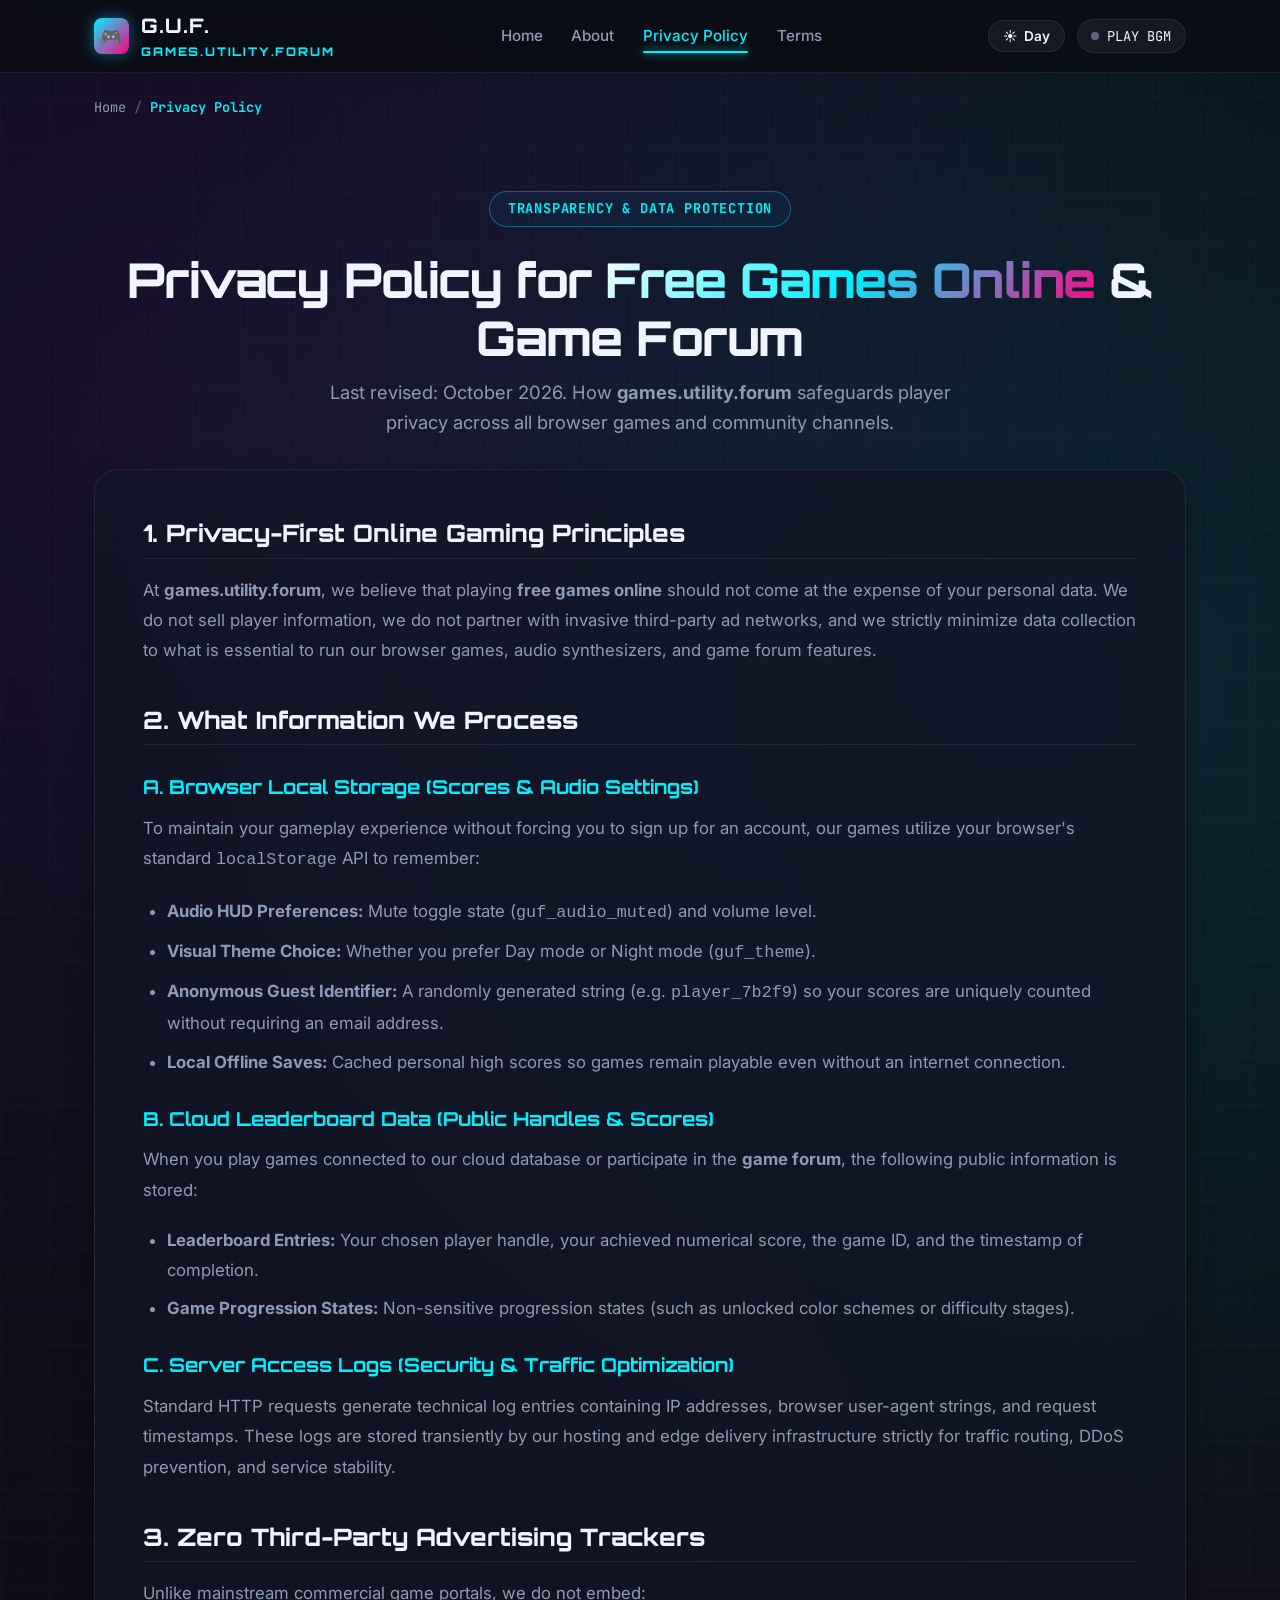
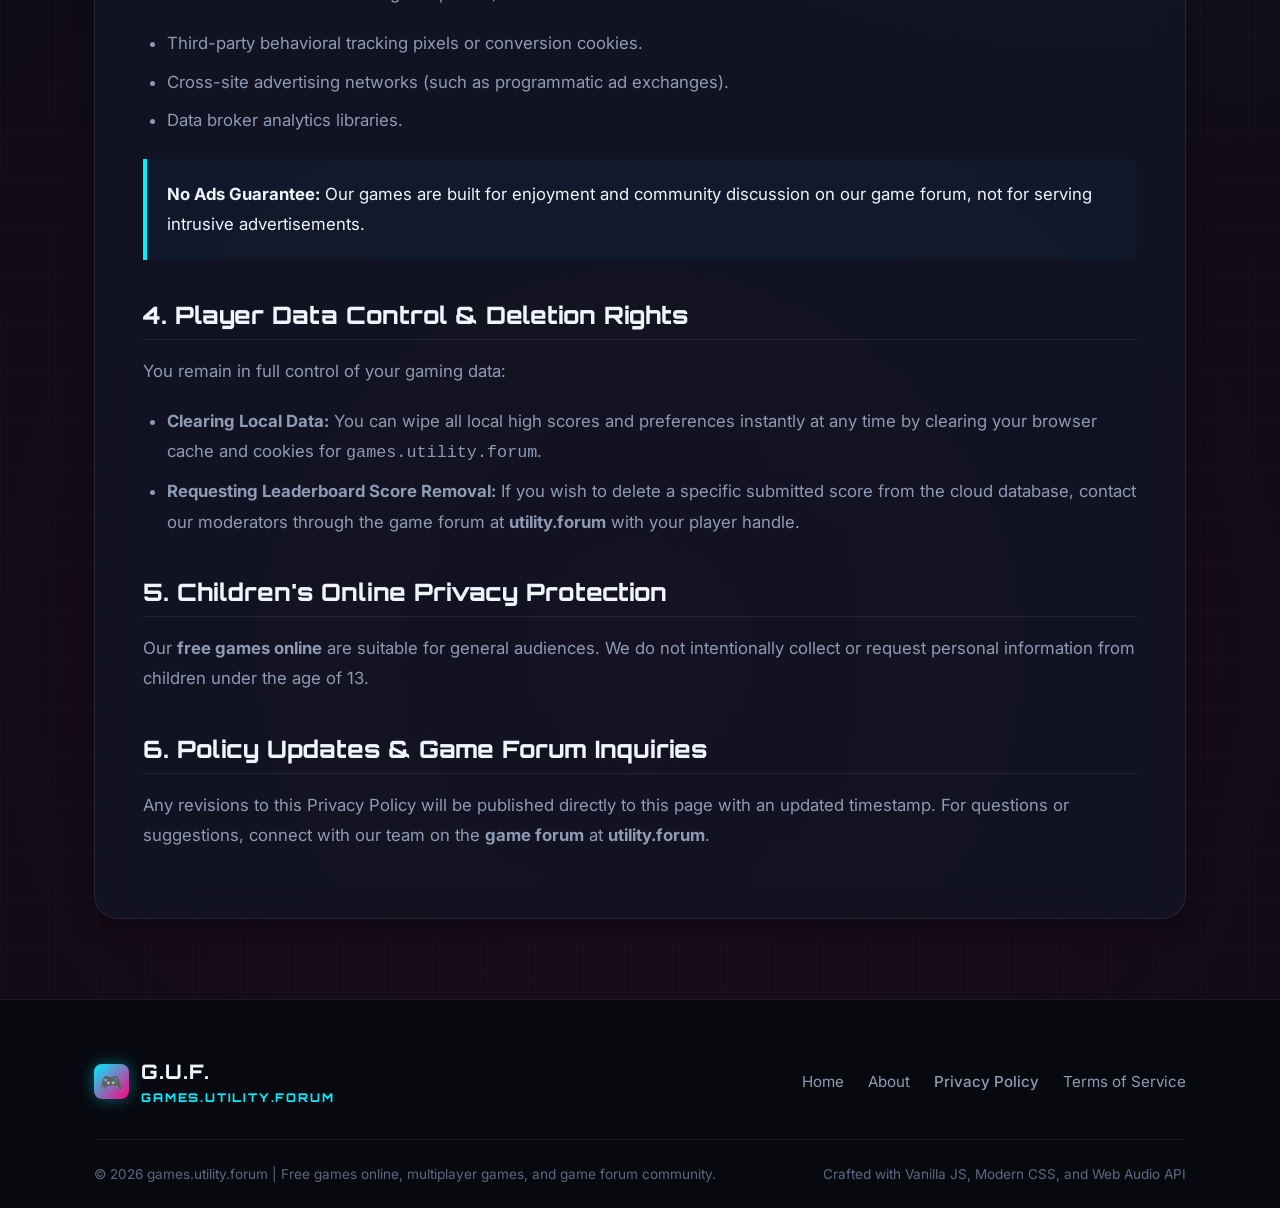
<file: privacy.html>
<!DOCTYPE html>
<html lang="en">
<head>
  <meta charset="UTF-8">
  <meta name="viewport" content="width=device-width, initial-scale=1.0">

  <!-- Primary SEO Meta Tags -->
  <title>Privacy Policy | Free Games Online & Game Forum</title>
  <meta name="title" content="Privacy Policy | Free Games Online & Game Forum">
  <meta name="description" content="Read the privacy policy for games.utility.forum. Learn how our free games online and game forum protect player privacy, local saves, and cookies.">
  <meta name="keywords" content="privacy policy, free games online, game forum, online games, player privacy, cookie policy, safe browser games">
  <meta name="author" content="games.utility.forum">
  <meta name="robots" content="index, follow, max-image-preview:large, max-snippet:-1, max-video-preview:-1">
  <link rel="canonical" href="https://games.utility.forum/privacy.html">

  <!-- Open Graph / Facebook -->
  <meta property="og:type" content="article">
  <meta property="og:url" content="https://games.utility.forum/privacy.html">
  <meta property="og:site_name" content="games.utility.forum">
  <meta property="og:title" content="Privacy Policy | Free Games Online & Game Forum">
  <meta property="og:description" content="Read the privacy policy for games.utility.forum. Learn how our free games online and game forum protect player privacy, local saves, and cookies.">
  <meta property="og:locale" content="en_US">

  <!-- Twitter Card -->
  <meta name="twitter:card" content="summary_large_image">
  <meta name="twitter:url" content="https://games.utility.forum/privacy.html">
  <meta name="twitter:title" content="Privacy Policy | Free Games Online & Game Forum">
  <meta name="twitter:description" content="Read the privacy policy for games.utility.forum. Learn how our free games online and game forum protect player privacy, local saves, and cookies.">

  <!-- Performance & Fonts -->
  <link rel="preconnect" href="https://fonts.googleapis.com">
  <link rel="preconnect" href="https://fonts.gstatic.com" crossorigin>
  <link href="https://fonts.googleapis.com/css2?family=Inter:wght@400;500;600;700&family=Orbitron:wght@600;800;900&family=JetBrains+Mono:wght@500;700&display=swap" rel="stylesheet">
  <link rel="stylesheet" href="css/style.css">

  <!-- Schema.org Structured Data (WebPage & BreadcrumbList) -->
  <script type="application/ld+json">
  {
    "@context": "https://schema.org",
    "@graph": [
      {
        "@type": "WebPage",
        "@id": "https://games.utility.forum/privacy.html#webpage",
        "url": "https://games.utility.forum/privacy.html",
        "name": "Privacy Policy | Free Games Online & Game Forum",
        "description": "Comprehensive privacy policy for games.utility.forum covering data protection, cloud saves, and player rights.",
        "isPartOf": {
          "@type": "WebSite",
          "@id": "https://games.utility.forum/#website"
        }
      },
      {
        "@type": "BreadcrumbList",
        "@id": "https://games.utility.forum/privacy.html#breadcrumbs",
        "itemListElement": [
          {
            "@type": "ListItem",
            "position": 1,
            "name": "Home",
            "item": "https://games.utility.forum/"
          },
          {
            "@type": "ListItem",
            "position": 2,
            "name": "Privacy Policy",
            "item": "https://games.utility.forum/privacy.html"
          }
        ]
      }
    ]
  }
  </script>
</head>
<body>

  <!-- Site Navigation Header -->
  <header class="site-header">
    <div class="container nav-container">
      <a href="index.html" class="brand-logo">
        <div class="brand-icon">🎮</div>
        <div>
          <span>G.U.F.</span>
          <span class="brand-subdomain">games.utility.forum</span>
        </div>
      </a>

      <nav aria-label="Main Navigation">
        <ul class="nav-links">
          <li><a href="index.html" class="nav-link">Home</a></li>
          <li><a href="about.html" class="nav-link">About</a></li>
          <li><a href="privacy.html" class="nav-link active">Privacy Policy</a></li>
          <li><a href="terms.html" class="nav-link">Terms</a></li>
        </ul>
      </nav>

      <div class="header-actions">
        <!-- Day / Night Theme Switcher -->
        <button id="themeToggleBtn" class="theme-toggle-btn" title="Toggle Day or Night Mode">
          <span id="themeStatusIcon">☀️</span>
          <span id="themeStatusText">Day</span>
        </button>

        <!-- Synth Audio HUD -->
        <button id="audioToggleBtn" class="audio-hud-btn" title="Toggle Synth Music">
          <span class="audio-pulse"></span>
          <span id="audioStatusText">PLAY BGM</span>
        </button>

        <!-- Mobile Menu Toggle -->
        <button class="btn-mobile-toggle" aria-label="Toggle navigation menu">☰</button>
      </div>
    </div>
  </header>

  <!-- Semantic Breadcrumbs for On-Page SEO -->
  <div class="container">
    <nav class="breadcrumbs" aria-label="Breadcrumbs">
      <ol>
        <li><a href="index.html">Home</a></li>
        <li aria-current="page">Privacy Policy</li>
      </ol>
    </nav>
  </div>

  <main id="mainContent">
    <div class="container">
      <header class="page-header">
        <div class="hero-badge">TRANSPARENCY & DATA PROTECTION</div>
        <h1 class="page-title">
          Privacy Policy for <span class="gradient-text">Free Games Online</span> & Game Forum
        </h1>
        <p class="page-lead">
          Last revised: October 2026. How <strong>games.utility.forum</strong> safeguards player privacy across all browser games and community channels.
        </p>
      </header>

      <article class="content-box prose">
        <h2>1. Privacy-First Online Gaming Principles</h2>
        <p>
          At <strong>games.utility.forum</strong>, we believe that playing <strong>free games online</strong> should not come at the expense of your personal data. We do not sell player information, we do not partner with invasive third-party ad networks, and we strictly minimize data collection to what is essential to run our browser games, audio synthesizers, and game forum features.
        </p>

        <h2>2. What Information We Process</h2>
        <h3>A. Browser Local Storage (Scores & Audio Settings)</h3>
        <p>
          To maintain your gameplay experience without forcing you to sign up for an account, our games utilize your browser's standard <code>localStorage</code> API to remember:
        </p>
        <ul>
          <li><strong>Audio HUD Preferences:</strong> Mute toggle state (<code>guf_audio_muted</code>) and volume level.</li>
          <li><strong>Visual Theme Choice:</strong> Whether you prefer Day mode or Night mode (<code>guf_theme</code>).</li>
          <li><strong>Anonymous Guest Identifier:</strong> A randomly generated string (e.g. <code>player_7b2f9</code>) so your scores are uniquely counted without requiring an email address.</li>
          <li><strong>Local Offline Saves:</strong> Cached personal high scores so games remain playable even without an internet connection.</li>
        </ul>

        <h3>B. Cloud Leaderboard Data (Public Handles & Scores)</h3>
        <p>
          When you play games connected to our cloud database or participate in the <strong>game forum</strong>, the following public information is stored:
        </p>
        <ul>
          <li><strong>Leaderboard Entries:</strong> Your chosen player handle, your achieved numerical score, the game ID, and the timestamp of completion.</li>
          <li><strong>Game Progression States:</strong> Non-sensitive progression states (such as unlocked color schemes or difficulty stages).</li>
        </ul>

        <h3>C. Server Access Logs (Security & Traffic Optimization)</h3>
        <p>
          Standard HTTP requests generate technical log entries containing IP addresses, browser user-agent strings, and request timestamps. These logs are stored transiently by our hosting and edge delivery infrastructure strictly for traffic routing, DDoS prevention, and service stability.
        </p>

        <h2>3. Zero Third-Party Advertising Trackers</h2>
        <p>
          Unlike mainstream commercial game portals, we do not embed:
        </p>
        <ul>
          <li>Third-party behavioral tracking pixels or conversion cookies.</li>
          <li>Cross-site advertising networks (such as programmatic ad exchanges).</li>
          <li>Data broker analytics libraries.</li>
        </ul>
        <div class="policy-callout">
          <strong>No Ads Guarantee:</strong> Our games are built for enjoyment and community discussion on our game forum, not for serving intrusive advertisements.
        </div>

        <h2>4. Player Data Control & Deletion Rights</h2>
        <p>
          You remain in full control of your gaming data:
        </p>
        <ul>
          <li><strong>Clearing Local Data:</strong> You can wipe all local high scores and preferences instantly at any time by clearing your browser cache and cookies for <code>games.utility.forum</code>.</li>
          <li><strong>Requesting Leaderboard Score Removal:</strong> If you wish to delete a specific submitted score from the cloud database, contact our moderators through the game forum at <strong>utility.forum</strong> with your player handle.</li>
        </ul>

        <h2>5. Children's Online Privacy Protection</h2>
        <p>
          Our <strong>free games online</strong> are suitable for general audiences. We do not intentionally collect or request personal information from children under the age of 13.
        </p>

        <h2>6. Policy Updates & Game Forum Inquiries</h2>
        <p>
          Any revisions to this Privacy Policy will be published directly to this page with an updated timestamp. For questions or suggestions, connect with our team on the <strong>game forum</strong> at <strong>utility.forum</strong>.
        </p>
      </article>
    </div>
  </main>

  <!-- Site Footer -->
  <footer class="site-footer">
    <div class="container">
      <div class="footer-simple">
        <div class="brand-logo">
          <div class="brand-icon">🎮</div>
          <div>
            <span>G.U.F.</span>
            <span class="brand-subdomain">games.utility.forum</span>
          </div>
        </div>

        <ul class="footer-nav">
          <li><a href="index.html">Home</a></li>
          <li><a href="about.html">About</a></li>
          <li><a href="privacy.html" class="nav-link">Privacy Policy</a></li>
          <li><a href="terms.html">Terms of Service</a></li>
        </ul>
      </div>

      <div class="footer-bottom">
        <div>© 2026 games.utility.forum | Free games online, multiplayer games, and game forum community.</div>
        <div>Crafted with Vanilla JS, Modern CSS, and Web Audio API</div>
      </div>
    </div>
  </footer>

  <!-- Scripts -->
  <script src="js/audio.js"></script>
  <script src="js/main.js"></script>
</body>
</html>
</file>
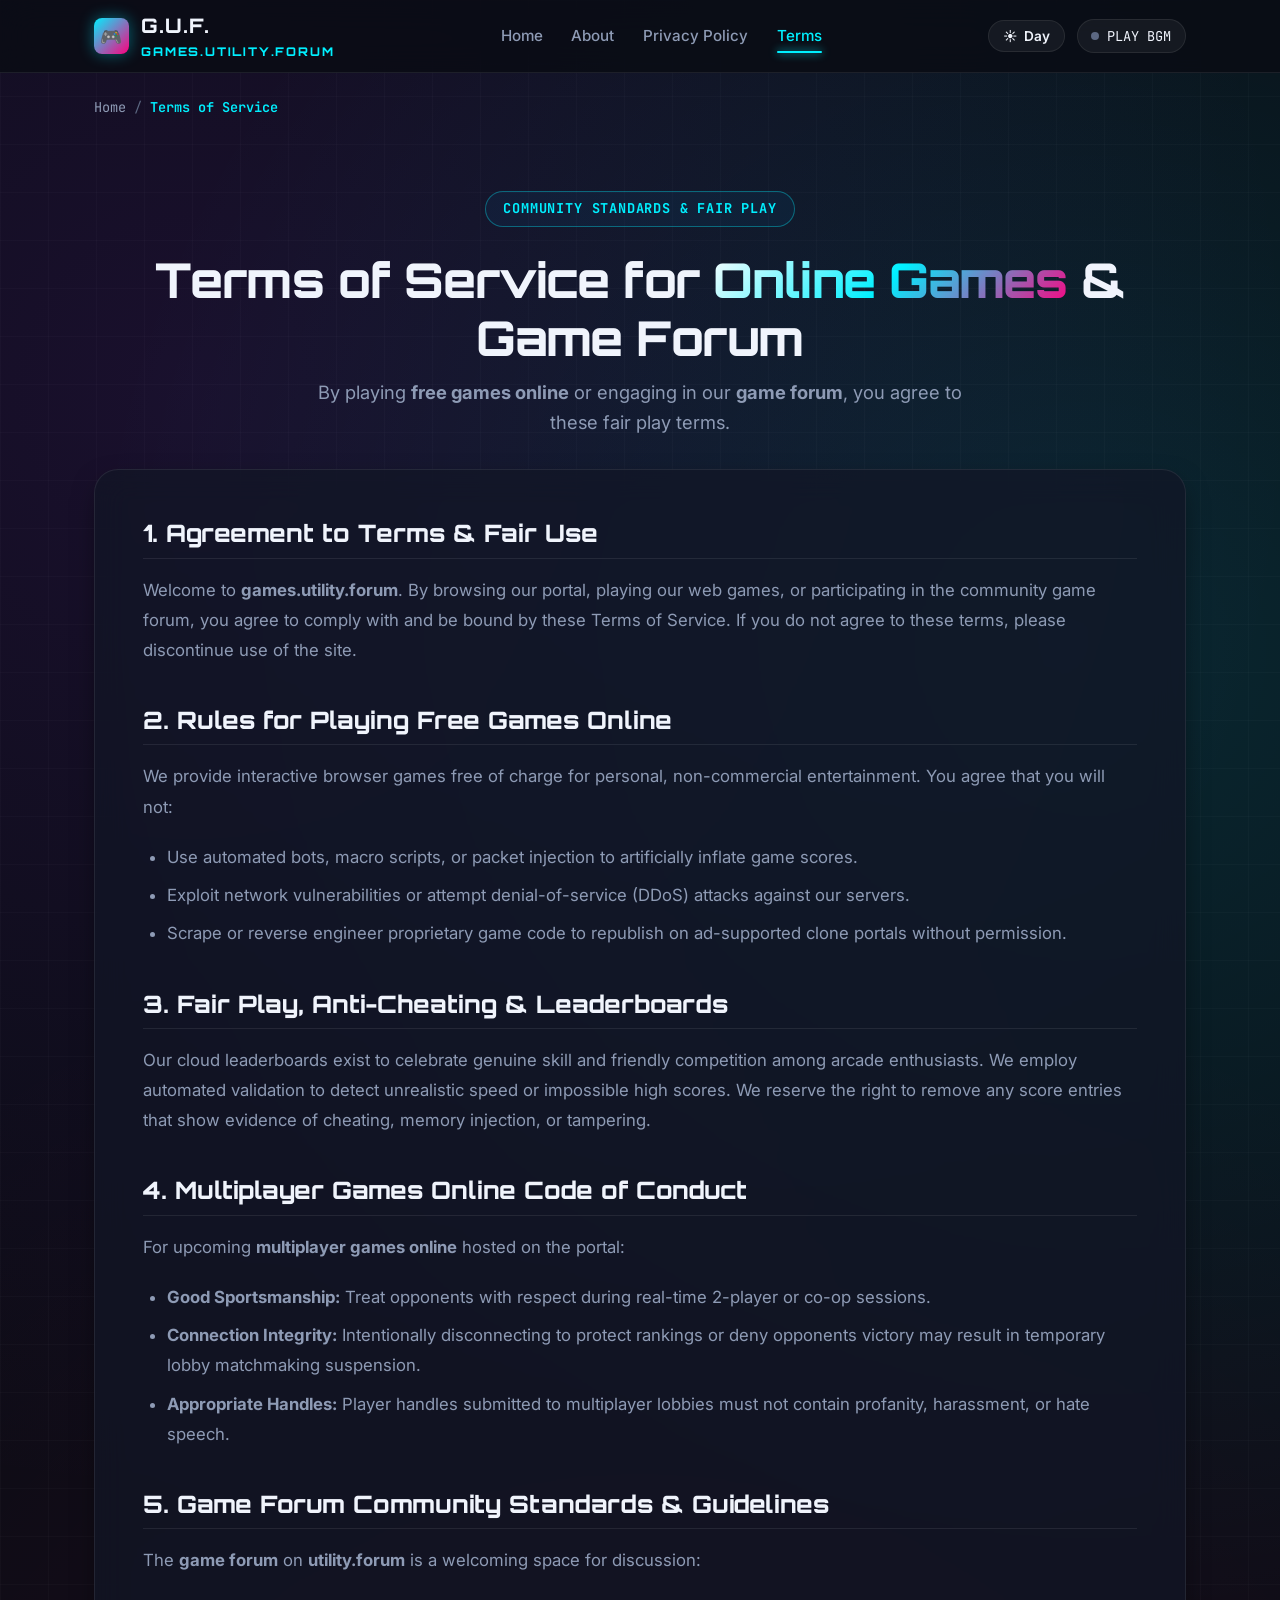
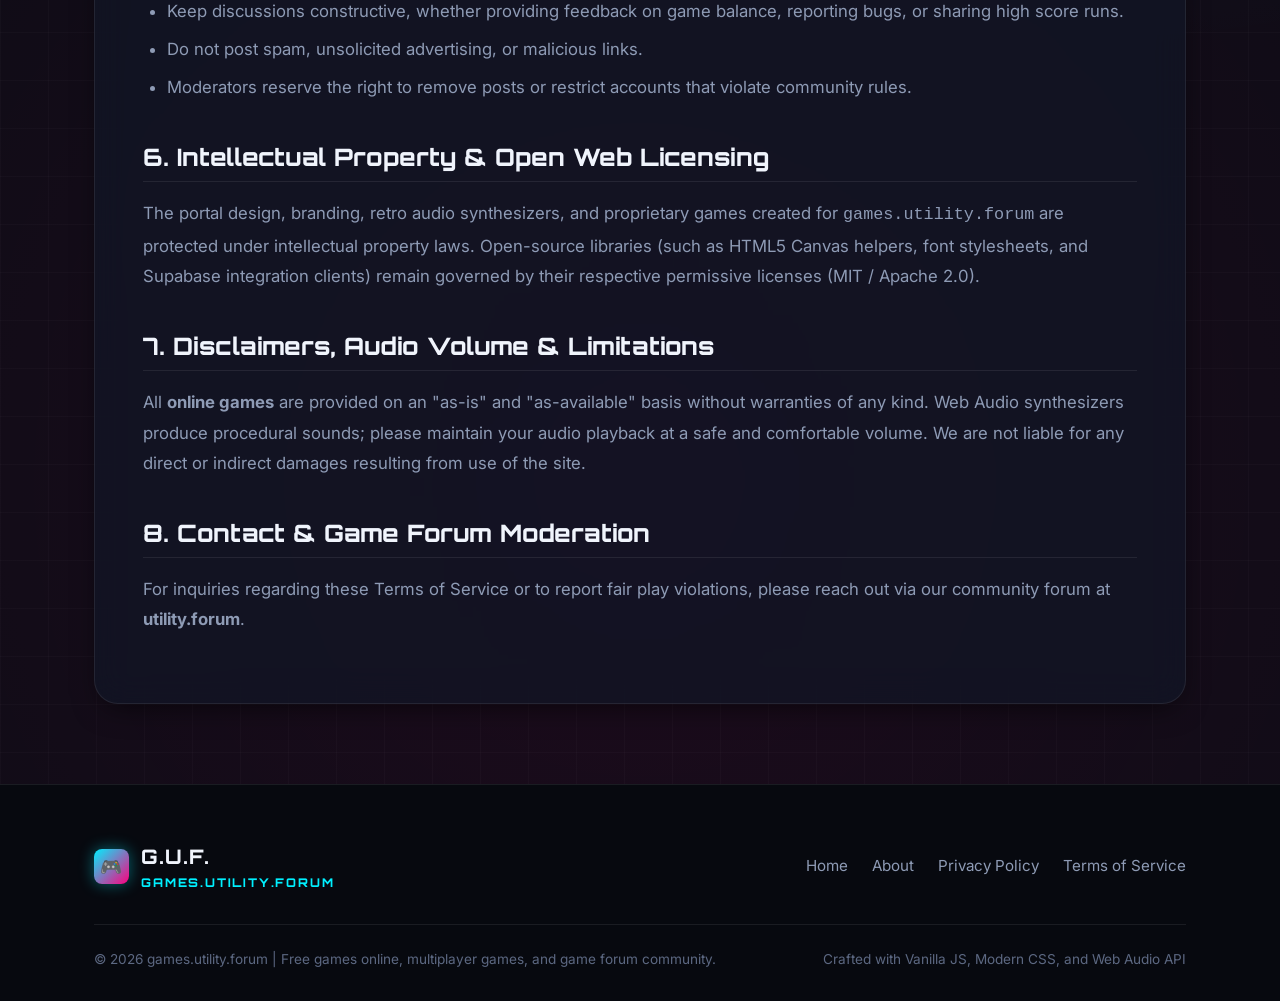
<file: terms.html>
<!DOCTYPE html>
<html lang="en">
<head>
  <meta charset="UTF-8">
  <meta name="viewport" content="width=device-width, initial-scale=1.0">

  <!-- Primary SEO Meta Tags -->
  <title>Terms of Service | Online Games & Game Forum</title>
  <meta name="title" content="Terms of Service | Online Games & Game Forum">
  <meta name="description" content="Review the terms of service for playing free games online and participating in our game forum. Rules on fair play, multiplayer games online, and accounts.">
  <meta name="keywords" content="terms of service, online games, free games online, game forum, multiplayer games online, fair play, arcade rules">
  <meta name="author" content="games.utility.forum">
  <meta name="robots" content="index, follow, max-image-preview:large, max-snippet:-1, max-video-preview:-1">
  <link rel="canonical" href="https://games.utility.forum/terms.html">

  <!-- Open Graph / Facebook -->
  <meta property="og:type" content="article">
  <meta property="og:url" content="https://games.utility.forum/terms.html">
  <meta property="og:site_name" content="games.utility.forum">
  <meta property="og:title" content="Terms of Service | Online Games & Game Forum">
  <meta property="og:description" content="Review the terms of service for playing free games online and participating in our game forum. Rules on fair play, multiplayer games online, and accounts.">
  <meta property="og:locale" content="en_US">

  <!-- Twitter Card -->
  <meta name="twitter:card" content="summary_large_image">
  <meta name="twitter:url" content="https://games.utility.forum/terms.html">
  <meta name="twitter:title" content="Terms of Service | Online Games & Game Forum">
  <meta name="twitter:description" content="Review the terms of service for playing free games online and participating in our game forum. Rules on fair play, multiplayer games online, and accounts.">

  <!-- Performance & Fonts -->
  <link rel="preconnect" href="https://fonts.googleapis.com">
  <link rel="preconnect" href="https://fonts.gstatic.com" crossorigin>
  <link href="https://fonts.googleapis.com/css2?family=Inter:wght@400;500;600;700&family=Orbitron:wght@600;800;900&family=JetBrains+Mono:wght@500;700&display=swap" rel="stylesheet">
  <link rel="stylesheet" href="css/style.css">

  <!-- Schema.org Structured Data (WebPage & BreadcrumbList) -->
  <script type="application/ld+json">
  {
    "@context": "https://schema.org",
    "@graph": [
      {
        "@type": "WebPage",
        "@id": "https://games.utility.forum/terms.html#webpage",
        "url": "https://games.utility.forum/terms.html",
        "name": "Terms of Service | Online Games & Game Forum",
        "description": "Rules, conditions of use, and community guidelines for games.utility.forum.",
        "isPartOf": {
          "@type": "WebSite",
          "@id": "https://games.utility.forum/#website"
        }
      },
      {
        "@type": "BreadcrumbList",
        "@id": "https://games.utility.forum/terms.html#breadcrumbs",
        "itemListElement": [
          {
            "@type": "ListItem",
            "position": 1,
            "name": "Home",
            "item": "https://games.utility.forum/"
          },
          {
            "@type": "ListItem",
            "position": 2,
            "name": "Terms of Service",
            "item": "https://games.utility.forum/terms.html"
          }
        ]
      }
    ]
  }
  </script>
</head>
<body>

  <!-- Site Navigation Header -->
  <header class="site-header">
    <div class="container nav-container">
      <a href="index.html" class="brand-logo">
        <div class="brand-icon">🎮</div>
        <div>
          <span>G.U.F.</span>
          <span class="brand-subdomain">games.utility.forum</span>
        </div>
      </a>

      <nav aria-label="Main Navigation">
        <ul class="nav-links">
          <li><a href="index.html" class="nav-link">Home</a></li>
          <li><a href="about.html" class="nav-link">About</a></li>
          <li><a href="privacy.html" class="nav-link">Privacy Policy</a></li>
          <li><a href="terms.html" class="nav-link active">Terms</a></li>
        </ul>
      </nav>

      <div class="header-actions">
        <!-- Day / Night Theme Switcher -->
        <button id="themeToggleBtn" class="theme-toggle-btn" title="Toggle Day or Night Mode">
          <span id="themeStatusIcon">☀️</span>
          <span id="themeStatusText">Day</span>
        </button>

        <!-- Synth Audio HUD -->
        <button id="audioToggleBtn" class="audio-hud-btn" title="Toggle Synth Music">
          <span class="audio-pulse"></span>
          <span id="audioStatusText">PLAY BGM</span>
        </button>

        <!-- Mobile Menu Toggle -->
        <button class="btn-mobile-toggle" aria-label="Toggle navigation menu">☰</button>
      </div>
    </div>
  </header>

  <!-- Semantic Breadcrumbs for On-Page SEO -->
  <div class="container">
    <nav class="breadcrumbs" aria-label="Breadcrumbs">
      <ol>
        <li><a href="index.html">Home</a></li>
        <li aria-current="page">Terms of Service</li>
      </ol>
    </nav>
  </div>

  <main id="mainContent">
    <div class="container">
      <header class="page-header">
        <div class="hero-badge">COMMUNITY STANDARDS & FAIR PLAY</div>
        <h1 class="page-title">
          Terms of Service for <span class="gradient-text">Online Games</span> & Game Forum
        </h1>
        <p class="page-lead">
          By playing <strong>free games online</strong> or engaging in our <strong>game forum</strong>, you agree to these fair play terms.
        </p>
      </header>

      <article class="content-box prose">
        <h2>1. Agreement to Terms & Fair Use</h2>
        <p>
          Welcome to <strong>games.utility.forum</strong>. By browsing our portal, playing our web games, or participating in the community game forum, you agree to comply with and be bound by these Terms of Service. If you do not agree to these terms, please discontinue use of the site.
        </p>

        <h2>2. Rules for Playing Free Games Online</h2>
        <p>
          We provide interactive browser games free of charge for personal, non-commercial entertainment. You agree that you will not:
        </p>
        <ul>
          <li>Use automated bots, macro scripts, or packet injection to artificially inflate game scores.</li>
          <li>Exploit network vulnerabilities or attempt denial-of-service (DDoS) attacks against our servers.</li>
          <li>Scrape or reverse engineer proprietary game code to republish on ad-supported clone portals without permission.</li>
        </ul>

        <h2>3. Fair Play, Anti-Cheating & Leaderboards</h2>
        <p>
          Our cloud leaderboards exist to celebrate genuine skill and friendly competition among arcade enthusiasts. We employ automated validation to detect unrealistic speed or impossible high scores. We reserve the right to remove any score entries that show evidence of cheating, memory injection, or tampering.
        </p>

        <h2>4. Multiplayer Games Online Code of Conduct</h2>
        <p>
          For upcoming <strong>multiplayer games online</strong> hosted on the portal:
        </p>
        <ul>
          <li><strong>Good Sportsmanship:</strong> Treat opponents with respect during real-time 2-player or co-op sessions.</li>
          <li><strong>Connection Integrity:</strong> Intentionally disconnecting to protect rankings or deny opponents victory may result in temporary lobby matchmaking suspension.</li>
          <li><strong>Appropriate Handles:</strong> Player handles submitted to multiplayer lobbies must not contain profanity, harassment, or hate speech.</li>
        </ul>

        <h2>5. Game Forum Community Standards & Guidelines</h2>
        <p>
          The <strong>game forum</strong> on <strong>utility.forum</strong> is a welcoming space for discussion:
        </p>
        <ul>
          <li>Keep discussions constructive, whether providing feedback on game balance, reporting bugs, or sharing high score runs.</li>
          <li>Do not post spam, unsolicited advertising, or malicious links.</li>
          <li>Moderators reserve the right to remove posts or restrict accounts that violate community rules.</li>
        </ul>

        <h2>6. Intellectual Property & Open Web Licensing</h2>
        <p>
          The portal design, branding, retro audio synthesizers, and proprietary games created for <code>games.utility.forum</code> are protected under intellectual property laws. Open-source libraries (such as HTML5 Canvas helpers, font stylesheets, and Supabase integration clients) remain governed by their respective permissive licenses (MIT / Apache 2.0).
        </p>

        <h2>7. Disclaimers, Audio Volume & Limitations</h2>
        <p>
          All <strong>online games</strong> are provided on an "as-is" and "as-available" basis without warranties of any kind. Web Audio synthesizers produce procedural sounds; please maintain your audio playback at a safe and comfortable volume. We are not liable for any direct or indirect damages resulting from use of the site.
        </p>

        <h2>8. Contact & Game Forum Moderation</h2>
        <p>
          For inquiries regarding these Terms of Service or to report fair play violations, please reach out via our community forum at <strong>utility.forum</strong>.
        </p>
      </article>
    </div>
  </main>

  <!-- Site Footer -->
  <footer class="site-footer">
    <div class="container">
      <div class="footer-simple">
        <div class="brand-logo">
          <div class="brand-icon">🎮</div>
          <div>
            <span>G.U.F.</span>
            <span class="brand-subdomain">games.utility.forum</span>
          </div>
        </div>

        <ul class="footer-nav">
          <li><a href="index.html">Home</a></li>
          <li><a href="about.html">About</a></li>
          <li><a href="privacy.html">Privacy Policy</a></li>
          <li><a href="terms.html">Terms of Service</a></li>
        </ul>
      </div>

      <div class="footer-bottom">
        <div>© 2026 games.utility.forum | Free games online, multiplayer games, and game forum community.</div>
        <div>Crafted with Vanilla JS, Modern CSS, and Web Audio API</div>
      </div>
    </div>
  </footer>

  <!-- Scripts -->
  <script src="js/audio.js"></script>
  <script src="js/main.js"></script>
</body>
</html>
</file>
<file: css/style.css>
/* ==========================================================================
   games.utility.forum - Modern Arcade & Retro Game Portal Design System
   Night Mode (Default) & Day Mode Support
   ========================================================================== */

/* --------------------------------------------------------------------------
   Theme: Night Mode (Default)
   -------------------------------------------------------------------------- */
:root {
  --theme: dark;

  /* Color Palette */
  --bg-dark: #0a0c14;
  --bg-card: rgba(18, 22, 38, 0.75);
  --bg-card-hover: rgba(28, 35, 60, 0.85);
  --bg-surface: #121626;
  --border-glass: rgba(255, 255, 255, 0.08);
  --border-neon: rgba(0, 240, 255, 0.35);

  /* Vibrant Accents */
  --cyan-neon: #00f0ff;
  --cyan-glow: rgba(0, 240, 255, 0.4);
  --magenta-neon: #ff007f;
  --magenta-glow: rgba(255, 0, 127, 0.4);
  --purple-neon: #8a2be2;
  --amber-neon: #ffb703;
  --emerald-neon: #00f59b;

  /* Typography */
  --text-main: #f0f4fc;
  --text-muted: #8e9bb5;
  --text-dim: #5c6882;
  --font-heading: 'Orbitron', -apple-system, BlinkMacSystemFont, 'Segoe UI', sans-serif;
  --font-body: 'Inter', -apple-system, BlinkMacSystemFont, 'Segoe UI', Roboto, sans-serif;
  --font-mono: 'JetBrains Mono', monospace;

  /* Surface Overlays */
  --header-bg: rgba(10, 12, 20, 0.85);
  --footer-bg: #07090f;
  --grid-line-color: rgba(255, 255, 255, 0.02);
  --ambient-radial-1: rgba(138, 43, 226, 0.12);
  --ambient-radial-2: rgba(0, 240, 255, 0.12);
  --ambient-radial-3: rgba(255, 0, 127, 0.08);

  /* Gradients */
  --gradient-hero: linear-gradient(135deg, #ffffff 0%, var(--cyan-neon) 50%, var(--magenta-neon) 100%);
  --btn-primary-bg: linear-gradient(135deg, var(--cyan-neon), #0099ff);
  --btn-primary-text: #050811;

  /* Transitions & Shadows */
  --transition-fast: 0.2s cubic-bezier(0.16, 1, 0.3, 1);
  --transition-smooth: 0.35s cubic-bezier(0.16, 1, 0.3, 1);
  --shadow-card: 0 10px 30px -10px rgba(0, 0, 0, 0.7);
  --shadow-neon: 0 0 20px var(--cyan-glow);
  --blur-glass: blur(16px);
}

/* --------------------------------------------------------------------------
   Theme: Day Mode (Light Theme)
   -------------------------------------------------------------------------- */
[data-theme="light"] {
  --theme: light;

  /* Clean White / Slate Palette */
  --bg-dark: #f8fafc;
  --bg-card: rgba(255, 255, 255, 0.85);
  --bg-card-hover: rgba(255, 255, 255, 1);
  --bg-surface: #ffffff;
  --border-glass: rgba(15, 23, 42, 0.08);
  --border-neon: rgba(2, 132, 199, 0.35);

  /* Refined High-Contrast Accents */
  --cyan-neon: #0284c7;
  --cyan-glow: rgba(2, 132, 199, 0.2);
  --magenta-neon: #c026d3;
  --magenta-glow: rgba(192, 38, 211, 0.2);
  --purple-neon: #7c3aed;
  --amber-neon: #d97706;
  --emerald-neon: #059669;

  /* Typography for Light Mode */
  --text-main: #0f172a;
  --text-muted: #475569;
  --text-dim: #94a3b8;

  /* Light Surfaces */
  --header-bg: rgba(248, 250, 252, 0.88);
  --footer-bg: #f1f5f9;
  --grid-line-color: rgba(15, 23, 42, 0.03);
  --ambient-radial-1: rgba(124, 58, 237, 0.05);
  --ambient-radial-2: rgba(2, 132, 199, 0.06);
  --ambient-radial-3: rgba(192, 38, 211, 0.04);

  /* Light Gradients */
  --gradient-hero: linear-gradient(135deg, #0f172a 0%, #0284c7 50%, #c026d3 100%);
  --btn-primary-bg: linear-gradient(135deg, #0284c7, #2563eb);
  --btn-primary-text: #ffffff;

  --shadow-card: 0 10px 25px -5px rgba(15, 23, 42, 0.08), 0 8px 10px -6px rgba(15, 23, 42, 0.04);
  --shadow-neon: 0 0 15px rgba(2, 132, 199, 0.15);
}

/* Reset & Box Sizing */
*, *::before, *::after {
  box-sizing: border-box;
  margin: 0;
  padding: 0;
}

html {
  scroll-behavior: smooth;
  font-size: 16px;
}

body {
  font-family: var(--font-body);
  background-color: var(--bg-dark);
  color: var(--text-main);
  line-height: 1.6;
  min-height: 100vh;
  display: flex;
  flex-direction: column;
  overflow-x: hidden;
  transition: background-color var(--transition-smooth), color var(--transition-smooth);
  background-image: 
    radial-gradient(circle at 15% 15%, var(--ambient-radial-1) 0%, transparent 45%),
    radial-gradient(circle at 85% 25%, var(--ambient-radial-2) 0%, transparent 45%),
    radial-gradient(circle at 50% 80%, var(--ambient-radial-3) 0%, transparent 55%),
    linear-gradient(var(--grid-line-color) 1px, transparent 1px),
    linear-gradient(90deg, var(--grid-line-color) 1px, transparent 1px);
  background-size: 100% 100%, 100% 100%, 100% 100%, 48px 48px, 48px 48px;
}

/* Custom Scrollbar */
::-webkit-scrollbar {
  width: 8px;
}
::-webkit-scrollbar-track {
  background: var(--bg-dark);
}
::-webkit-scrollbar-thumb {
  background: var(--text-dim);
  border-radius: 4px;
}
::-webkit-scrollbar-thumb:hover {
  background: var(--cyan-neon);
}

/* Layout Container */
.container {
  width: 100%;
  max-width: 1140px;
  margin: 0 auto;
  padding: 0 1.5rem;
}

/* ==========================================================================
   Header & Navigation
   ========================================================================== */
.site-header {
  position: sticky;
  top: 0;
  z-index: 100;
  backdrop-filter: var(--blur-glass);
  -webkit-backdrop-filter: var(--blur-glass);
  background: var(--header-bg);
  border-bottom: 1px solid var(--border-glass);
  transition: background var(--transition-smooth), border-color var(--transition-smooth);
}

.site-header .nav-container {
  display: flex;
  align-items: center;
  justify-content: space-between;
  height: 4.5rem;
}

.brand-logo {
  display: flex;
  align-items: center;
  gap: 0.75rem;
  text-decoration: none;
  font-family: var(--font-heading);
  font-weight: 800;
  font-size: 1.25rem;
  letter-spacing: 0.05em;
  color: var(--text-main);
}

.brand-icon {
  width: 2.2rem;
  height: 2.2rem;
  background: linear-gradient(135deg, var(--cyan-neon), var(--magenta-neon));
  border-radius: 8px;
  display: flex;
  align-items: center;
  justify-content: center;
  box-shadow: 0 0 15px var(--cyan-glow);
  color: #fff;
  font-weight: 900;
  font-size: 1.1rem;
}

.brand-subdomain {
  font-size: 0.75rem;
  text-transform: uppercase;
  color: var(--cyan-neon);
  letter-spacing: 0.15em;
  display: block;
}

.nav-links {
  display: flex;
  align-items: center;
  gap: 1.8rem;
  list-style: none;
}

.nav-link {
  color: var(--text-muted);
  text-decoration: none;
  font-weight: 500;
  font-size: 0.95rem;
  transition: color var(--transition-fast), text-shadow var(--transition-fast);
  position: relative;
  padding: 0.25rem 0;
}

.nav-link:hover, .nav-link.active {
  color: var(--cyan-neon);
}

.nav-link.active::after {
  content: '';
  position: absolute;
  bottom: -4px;
  left: 0;
  width: 100%;
  height: 2px;
  background: var(--cyan-neon);
  box-shadow: 0 0 8px var(--cyan-neon);
  border-radius: 2px;
}

/* Header Action Buttons (Day/Night Mode & Audio HUD) */
.header-actions {
  display: flex;
  align-items: center;
  gap: 0.75rem;
}

/* Theme Toggle Button */
.theme-toggle-btn {
  background: rgba(255, 255, 255, 0.05);
  border: 1px solid var(--border-glass);
  color: var(--text-main);
  padding: 0.45rem 0.85rem;
  border-radius: 30px;
  font-size: 0.85rem;
  font-family: var(--font-body);
  font-weight: 600;
  display: flex;
  align-items: center;
  gap: 0.4rem;
  cursor: pointer;
  transition: all var(--transition-fast);
}

.theme-toggle-btn:hover {
  background: rgba(2, 132, 199, 0.1);
  border-color: var(--cyan-neon);
  color: var(--cyan-neon);
}

/* Audio Player HUD in Header */
.audio-hud-btn {
  background: rgba(255, 255, 255, 0.05);
  border: 1px solid var(--border-glass);
  color: var(--text-main);
  padding: 0.45rem 0.85rem;
  border-radius: 30px;
  font-size: 0.85rem;
  font-family: var(--font-mono);
  display: flex;
  align-items: center;
  gap: 0.5rem;
  cursor: pointer;
  transition: all var(--transition-fast);
}

.audio-hud-btn:hover {
  background: rgba(0, 240, 255, 0.1);
  border-color: var(--cyan-neon);
  color: var(--cyan-neon);
}

.audio-hud-btn.playing {
  border-color: var(--emerald-neon);
  color: var(--emerald-neon);
}

.audio-pulse {
  display: inline-block;
  width: 8px;
  height: 8px;
  border-radius: 50%;
  background: var(--text-dim);
}

.audio-hud-btn.playing .audio-pulse {
  background: var(--emerald-neon);
  animation: pulseGlow 1.4s infinite;
}

@keyframes pulseGlow {
  0% { transform: scale(0.9); opacity: 0.7; }
  50% { transform: scale(1.3); opacity: 1; box-shadow: 0 0 8px var(--emerald-neon); }
  100% { transform: scale(0.9); opacity: 0.7; }
}

.btn-mobile-toggle {
  display: none;
  background: transparent;
  border: none;
  color: var(--text-main);
  font-size: 1.5rem;
  cursor: pointer;
}

/* ==========================================================================
   Clean & Simple Hero Section
   ========================================================================== */
.hero {
  padding: 6rem 0 4rem;
  position: relative;
  text-align: center;
}

.hero-badge {
  display: inline-flex;
  align-items: center;
  gap: 0.5rem;
  background: rgba(2, 132, 199, 0.08);
  border: 1px solid var(--border-neon);
  color: var(--cyan-neon);
  padding: 0.4rem 1.1rem;
  border-radius: 20px;
  font-size: 0.85rem;
  font-family: var(--font-mono);
  font-weight: 700;
  letter-spacing: 0.06em;
  margin-bottom: 1.5rem;
}

.hero-title {
  font-family: var(--font-heading);
  font-size: clamp(2.4rem, 5.5vw, 4.2rem);
  font-weight: 900;
  line-height: 1.18;
  margin-bottom: 1.4rem;
  letter-spacing: -0.02em;
}

.gradient-text {
  background: var(--gradient-hero);
  -webkit-background-clip: text;
  -webkit-text-fill-color: transparent;
}

.hero-desc {
  font-size: 1.25rem;
  color: var(--text-muted);
  max-width: 660px;
  margin: 0 auto 2.5rem;
  font-weight: 400;
  line-height: 1.7;
}

.hero-cta {
  display: flex;
  align-items: center;
  justify-content: center;
  gap: 1.25rem;
  flex-wrap: wrap;
}

/* Buttons */
.btn {
  display: inline-flex;
  align-items: center;
  justify-content: center;
  gap: 0.6rem;
  padding: 0.9rem 2rem;
  border-radius: 12px;
  font-size: 1rem;
  font-weight: 600;
  text-decoration: none;
  cursor: pointer;
  transition: all var(--transition-fast);
  border: 1px solid transparent;
}

.btn-primary {
  background: var(--btn-primary-bg);
  color: var(--btn-primary-text);
  box-shadow: var(--shadow-neon);
}

.btn-primary:hover {
  transform: translateY(-2px);
  filter: brightness(1.1);
}

.btn-secondary {
  background: var(--bg-card);
  border-color: var(--border-glass);
  color: var(--text-main);
  backdrop-filter: var(--blur-glass);
}

.btn-secondary:hover {
  background: var(--bg-card-hover);
  border-color: var(--border-neon);
  transform: translateY(-2px);
}

/* ==========================================================================
   Clean Highlights / Feature Cards
   ========================================================================== */
.simple-features {
  display: grid;
  grid-template-columns: repeat(auto-fit, minmax(280px, 1fr));
  gap: 1.5rem;
  margin: 4rem 0 5rem;
}

.feature-box {
  background: var(--bg-card);
  backdrop-filter: var(--blur-glass);
  border: 1px solid var(--border-glass);
  border-radius: 18px;
  padding: 2rem;
  text-align: left;
  transition: transform var(--transition-fast), border-color var(--transition-fast), box-shadow var(--transition-fast);
}

.feature-box:hover {
  transform: translateY(-4px);
  border-color: var(--border-neon);
  box-shadow: var(--shadow-card);
}

.feature-box-icon {
  font-size: 2.2rem;
  margin-bottom: 1rem;
  display: inline-block;
}

.feature-box-title {
  font-family: var(--font-heading);
  font-size: 1.25rem;
  font-weight: 700;
  color: var(--text-main);
  margin-bottom: 0.5rem;
}

.feature-box-desc {
  font-size: 0.95rem;
  color: var(--text-muted);
  line-height: 1.6;
}

/* ==========================================================================
   Content & Policy Pages (About, Privacy, Terms)
   ========================================================================== */
.page-header {
  padding: 4rem 0 2rem;
  text-align: center;
}

.page-title {
  font-family: var(--font-heading);
  font-size: clamp(2rem, 4vw, 3rem);
  font-weight: 800;
  margin-bottom: 0.75rem;
}

.page-lead {
  font-size: 1.15rem;
  color: var(--text-muted);
  max-width: 650px;
  margin: 0 auto;
}

.content-box {
  background: var(--bg-card);
  backdrop-filter: var(--blur-glass);
  border: 1px solid var(--border-glass);
  border-radius: 24px;
  padding: 3rem;
  margin-bottom: 5rem;
  box-shadow: var(--shadow-card);
}

.prose {
  color: var(--text-muted);
  font-size: 1.05rem;
  line-height: 1.8;
}

.prose h2 {
  font-family: var(--font-heading);
  color: var(--text-main);
  font-size: 1.5rem;
  margin: 2.5rem 0 1rem;
  padding-bottom: 0.5rem;
  border-bottom: 1px solid var(--border-glass);
}

.prose h2:first-of-type {
  margin-top: 0;
}

.prose h3 {
  font-family: var(--font-heading);
  color: var(--cyan-neon);
  font-size: 1.2rem;
  margin: 1.8rem 0 0.75rem;
}

.prose p {
  margin-bottom: 1.25rem;
}

.prose ul, .prose ol {
  margin-bottom: 1.5rem;
  padding-left: 1.5rem;
}

.prose li {
  margin-bottom: 0.5rem;
}

.prose a {
  color: var(--cyan-neon);
  text-decoration: underline;
  text-underline-offset: 3px;
}

.prose a:hover {
  color: var(--text-main);
}

.policy-callout {
  background: rgba(2, 132, 199, 0.06);
  border-left: 4px solid var(--cyan-neon);
  padding: 1.25rem;
  border-radius: 0 12px 12px 0;
  margin: 1.5rem 0;
  color: var(--text-main);
}

/* ==========================================================================
   Full Semantic Heading Hierarchy (H1 - H6)
   ========================================================================== */
h1, .h1 {
  font-family: var(--font-heading);
  font-size: clamp(2rem, 4.5vw, 3.2rem);
  font-weight: 900;
  line-height: 1.2;
  color: var(--text-main);
  letter-spacing: -0.02em;
}

h2, .h2 {
  font-family: var(--font-heading);
  font-size: clamp(1.5rem, 3vw, 2.2rem);
  font-weight: 800;
  line-height: 1.3;
  color: var(--text-main);
  margin-top: 2.5rem;
  margin-bottom: 1rem;
}

h3, .h3 {
  font-family: var(--font-heading);
  font-size: clamp(1.2rem, 2.2vw, 1.5rem);
  font-weight: 700;
  line-height: 1.4;
  color: var(--cyan-neon);
  margin-top: 1.8rem;
  margin-bottom: 0.75rem;
}

h4, .h4 {
  font-family: var(--font-body);
  font-size: 1.15rem;
  font-weight: 700;
  color: var(--text-main);
  margin-top: 1.4rem;
  margin-bottom: 0.5rem;
}

h5, .h5 {
  font-family: var(--font-mono);
  font-size: 0.95rem;
  font-weight: 700;
  text-transform: uppercase;
  letter-spacing: 0.08em;
  color: var(--magenta-neon);
  margin-top: 1.2rem;
  margin-bottom: 0.4rem;
}

h6, .h6 {
  font-family: var(--font-mono);
  font-size: 0.82rem;
  font-weight: 600;
  text-transform: uppercase;
  letter-spacing: 0.1em;
  color: var(--text-dim);
  margin-top: 1rem;
  margin-bottom: 0.3rem;
}

/* ==========================================================================
   Breadcrumb Navigation (On-Page SEO)
   ========================================================================== */
.breadcrumbs {
  padding: 1.5rem 0 0.5rem;
  font-size: 0.85rem;
  font-family: var(--font-mono);
  color: var(--text-dim);
}

.breadcrumbs ol {
  list-style: none;
  display: flex;
  align-items: center;
  flex-wrap: wrap;
  gap: 0.5rem;
  padding: 0;
  margin: 0;
}

.breadcrumbs li {
  display: inline-flex;
  align-items: center;
  gap: 0.5rem;
}

.breadcrumbs li:not(:last-child)::after {
  content: '/';
  color: var(--text-dim);
}

.breadcrumbs a {
  color: var(--text-muted);
  text-decoration: none;
  transition: color var(--transition-fast);
}

.breadcrumbs a:hover {
  color: var(--cyan-neon);
}

.breadcrumbs li[aria-current="page"] {
  color: var(--cyan-neon);
  font-weight: 600;
}

/* ==========================================================================
   Rich Content & SEO Themed Sections
   ========================================================================== */
.seo-section {
  padding: 3.5rem 0;
  border-top: 1px solid var(--border-glass);
}

.section-tag {
  display: inline-block;
  font-family: var(--font-mono);
  font-size: 0.8rem;
  font-weight: 700;
  color: var(--cyan-neon);
  text-transform: uppercase;
  letter-spacing: 0.1em;
  margin-bottom: 0.6rem;
}

.seo-grid-2 {
  display: grid;
  grid-template-columns: repeat(auto-fit, minmax(320px, 1fr));
  gap: 2rem;
  margin-top: 1.5rem;
}

.seo-card {
  background: var(--bg-card);
  backdrop-filter: var(--blur-glass);
  border: 1px solid var(--border-glass);
  border-radius: 20px;
  padding: 2rem;
  transition: transform var(--transition-fast), border-color var(--transition-fast), box-shadow var(--transition-fast);
}

.seo-card:hover {
  transform: translateY(-3px);
  border-color: var(--border-neon);
  box-shadow: var(--shadow-card);
}

.seo-card p {
  color: var(--text-muted);
  font-size: 0.98rem;
  line-height: 1.7;
  margin-bottom: 1rem;
}

.seo-card p:last-child {
  margin-bottom: 0;
}

.badge-pill {
  display: inline-flex;
  align-items: center;
  gap: 0.35rem;
  background: rgba(2, 132, 199, 0.12);
  color: var(--cyan-neon);
  padding: 0.25rem 0.65rem;
  border-radius: 12px;
  font-size: 0.75rem;
  font-family: var(--font-mono);
  font-weight: 700;
  margin-right: 0.4rem;
  margin-bottom: 0.4rem;
}

.badge-pill.hot {
  background: rgba(255, 0, 127, 0.15);
  color: var(--magenta-neon);
}

/* ==========================================================================
   FAQ Grid & Cards
   ========================================================================== */
.faq-grid {
  display: grid;
  grid-template-columns: repeat(auto-fit, minmax(320px, 1fr));
  gap: 1.5rem;
  margin-top: 2rem;
}

.faq-card {
  background: var(--bg-card);
  border: 1px solid var(--border-glass);
  border-radius: 18px;
  padding: 1.8rem;
  transition: border-color var(--transition-fast), transform var(--transition-fast);
}

.faq-card:hover {
  border-color: var(--border-neon);
  transform: translateY(-2px);
}

.faq-q {
  font-family: var(--font-heading);
  font-size: 1.15rem;
  font-weight: 700;
  color: var(--text-main);
  margin-bottom: 0.75rem;
  display: flex;
  align-items: flex-start;
  gap: 0.5rem;
}

.faq-q-icon {
  color: var(--cyan-neon);
  font-size: 1.25rem;
  line-height: 1;
}

.faq-a {
  color: var(--text-muted);
  font-size: 0.95rem;
  line-height: 1.7;
}

/* ==========================================================================
   Footer
   ========================================================================== */
.site-footer {
  margin-top: auto;
  background: var(--footer-bg);
  border-top: 1px solid var(--border-glass);
  padding: 3.5rem 0 2rem;
  color: var(--text-muted);
  transition: background var(--transition-smooth);
}

.footer-simple {
  display: flex;
  align-items: center;
  justify-content: space-between;
  flex-wrap: wrap;
  gap: 1.5rem;
  padding-bottom: 2rem;
  border-bottom: 1px solid var(--border-glass);
}

.footer-nav {
  display: flex;
  gap: 1.5rem;
  list-style: none;
  flex-wrap: wrap;
}

.footer-nav a {
  color: var(--text-muted);
  text-decoration: none;
  font-size: 0.95rem;
  transition: color var(--transition-fast);
}

.footer-nav a:hover {
  color: var(--cyan-neon);
}

.footer-bottom {
  display: flex;
  align-items: center;
  justify-content: space-between;
  padding-top: 1.5rem;
  font-size: 0.85rem;
  color: var(--text-dim);
  flex-wrap: wrap;
  gap: 1rem;
}

/* ==========================================================================
   Modal Dialog (For playing / previewing games directly)
   ========================================================================== */
.modal-overlay {
  position: fixed;
  inset: 0;
  background: rgba(0, 0, 0, 0.85);
  backdrop-filter: blur(12px);
  z-index: 1000;
  display: flex;
  align-items: center;
  justify-content: center;
  opacity: 0;
  pointer-events: none;
  transition: opacity var(--transition-smooth);
  padding: 1rem;
}

.modal-overlay.active {
  opacity: 1;
  pointer-events: auto;
}

.modal-box {
  background: var(--bg-surface);
  border: 1px solid var(--border-neon);
  box-shadow: 0 0 50px rgba(0, 0, 0, 0.5);
  border-radius: 20px;
  width: 100%;
  max-width: 860px;
  overflow: hidden;
  transform: scale(0.95);
  transition: transform var(--transition-smooth);
}

.modal-overlay.active .modal-box {
  transform: scale(1);
}

.modal-header {
  display: flex;
  align-items: center;
  justify-content: space-between;
  padding: 1.25rem 1.5rem;
  border-bottom: 1px solid var(--border-glass);
}

.modal-title {
  font-family: var(--font-heading);
  font-size: 1.25rem;
}

.modal-close {
  background: transparent;
  border: none;
  color: var(--text-muted);
  font-size: 1.5rem;
  cursor: pointer;
  transition: color var(--transition-fast);
}

.modal-close:hover {
  color: var(--magenta-neon);
}

.modal-iframe-container {
  width: 100%;
  height: 520px;
  background: #000;
}

.modal-iframe-container iframe {
  width: 100%;
  height: 100%;
  border: none;
}

/* ==========================================================================
   Responsive Queries
   ========================================================================== */
@media (max-width: 768px) {
  .btn-mobile-toggle {
    display: block;
  }
  .nav-links {
    position: fixed;
    top: 4.5rem;
    left: 0;
    right: 0;
    background: var(--bg-surface);
    flex-direction: column;
    padding: 2rem;
    gap: 1.5rem;
    border-bottom: 1px solid var(--border-glass);
    display: none;
    box-shadow: var(--shadow-card);
  }
  .nav-links.open {
    display: flex;
  }
  .footer-simple {
    flex-direction: column;
    align-items: flex-start;
  }
  .content-box {
    padding: 1.75rem;
  }
}
</file>
